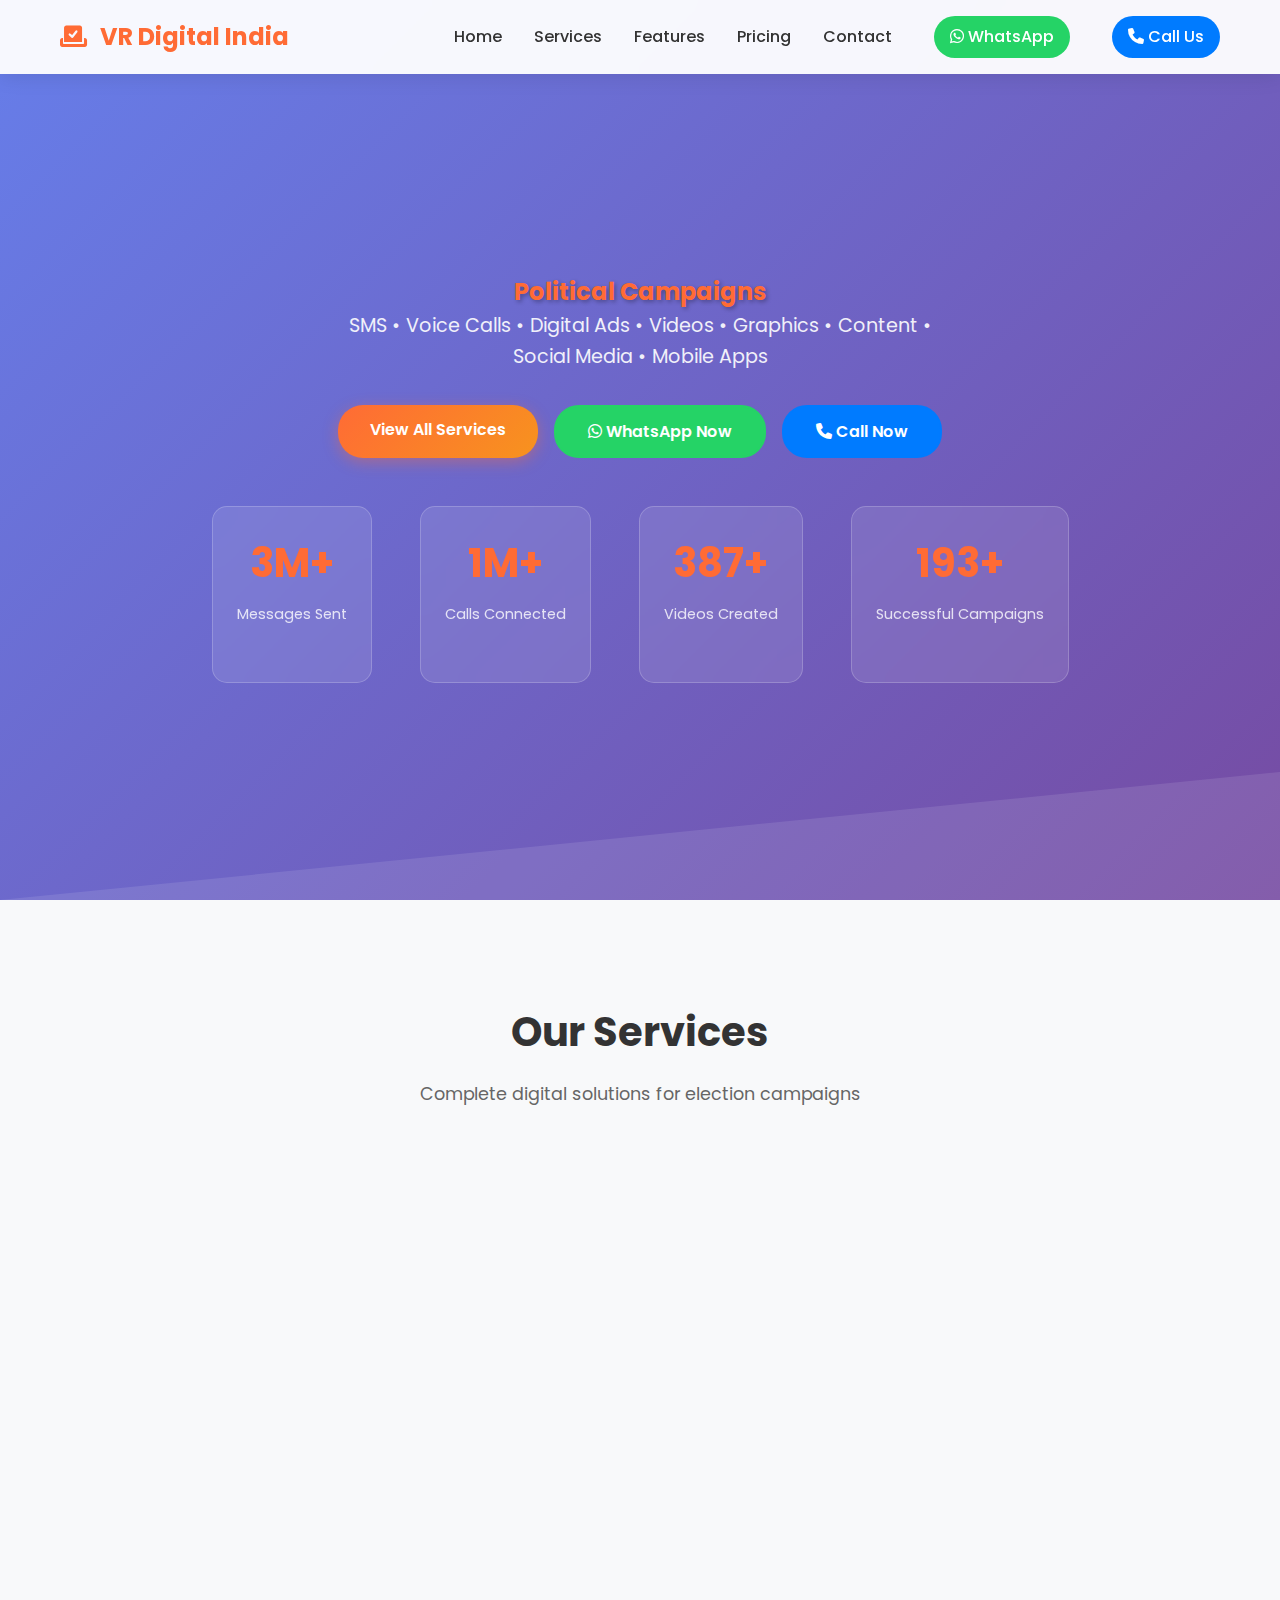
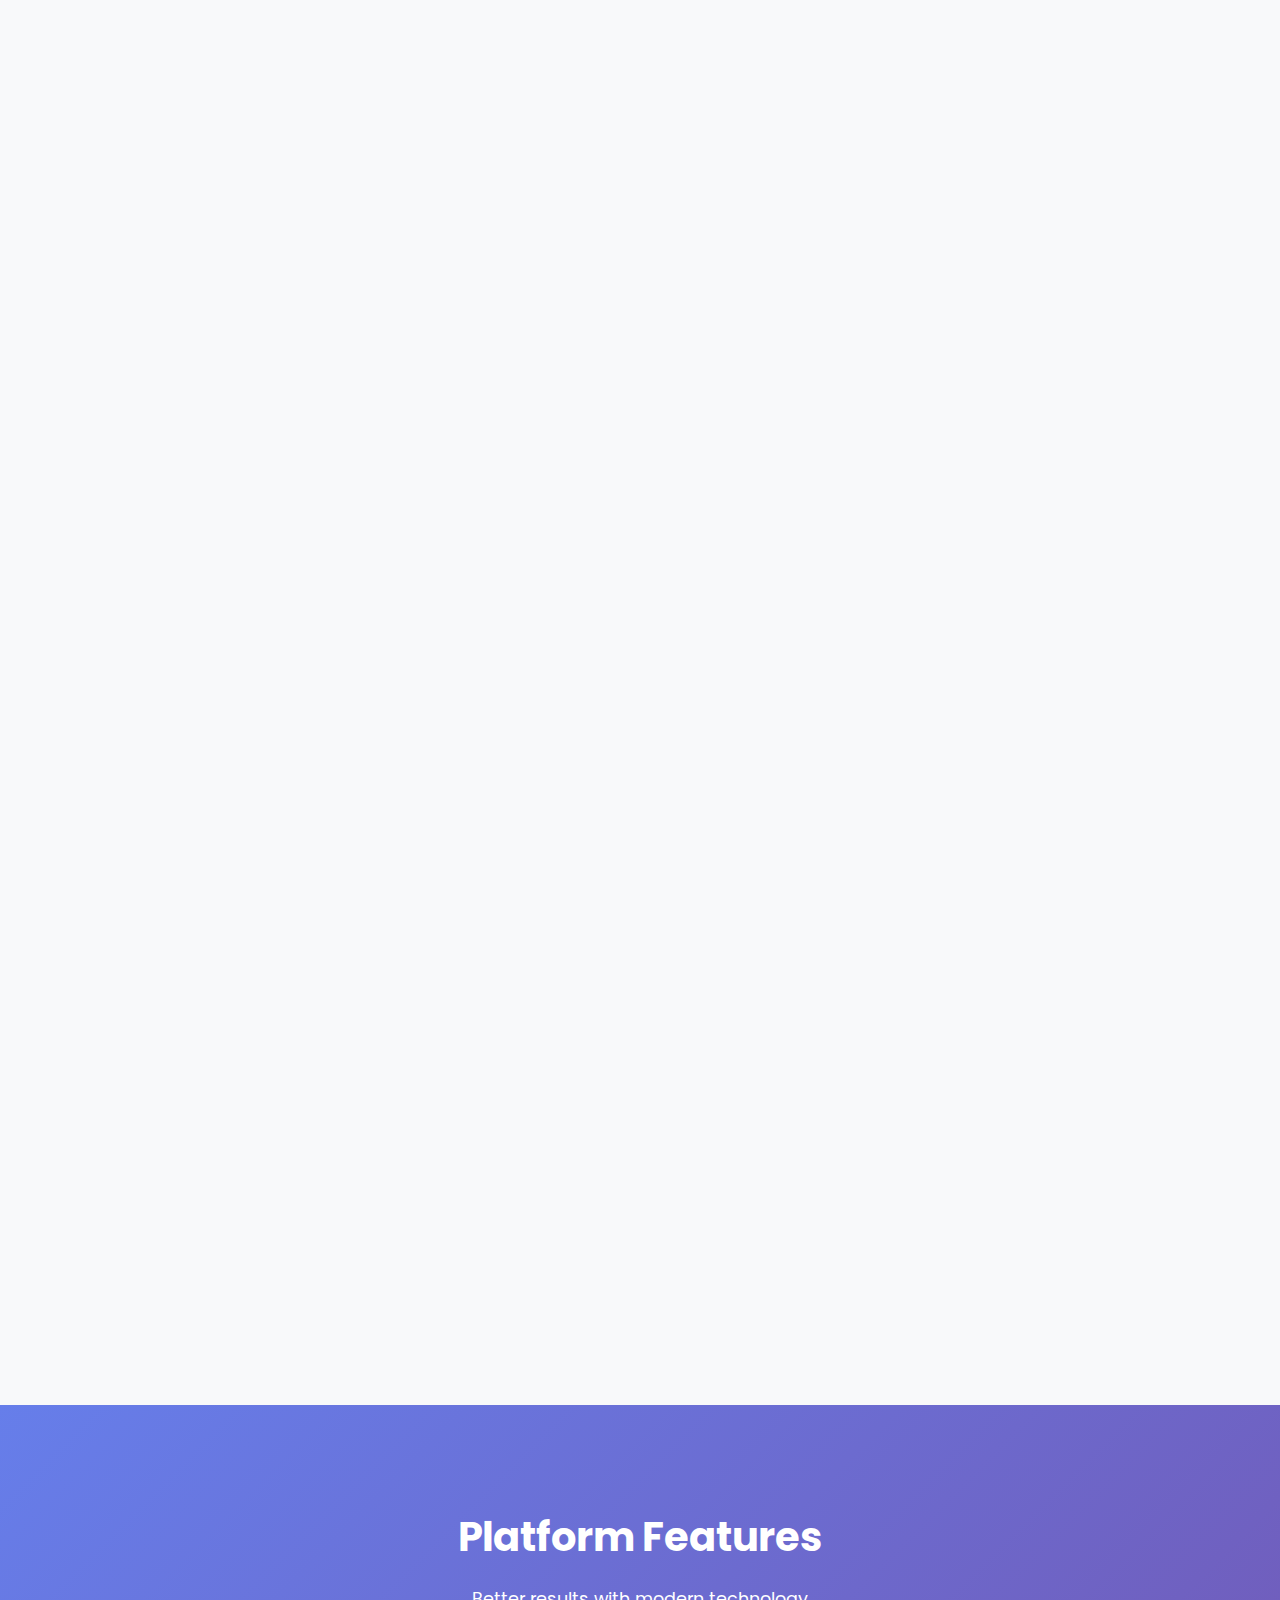
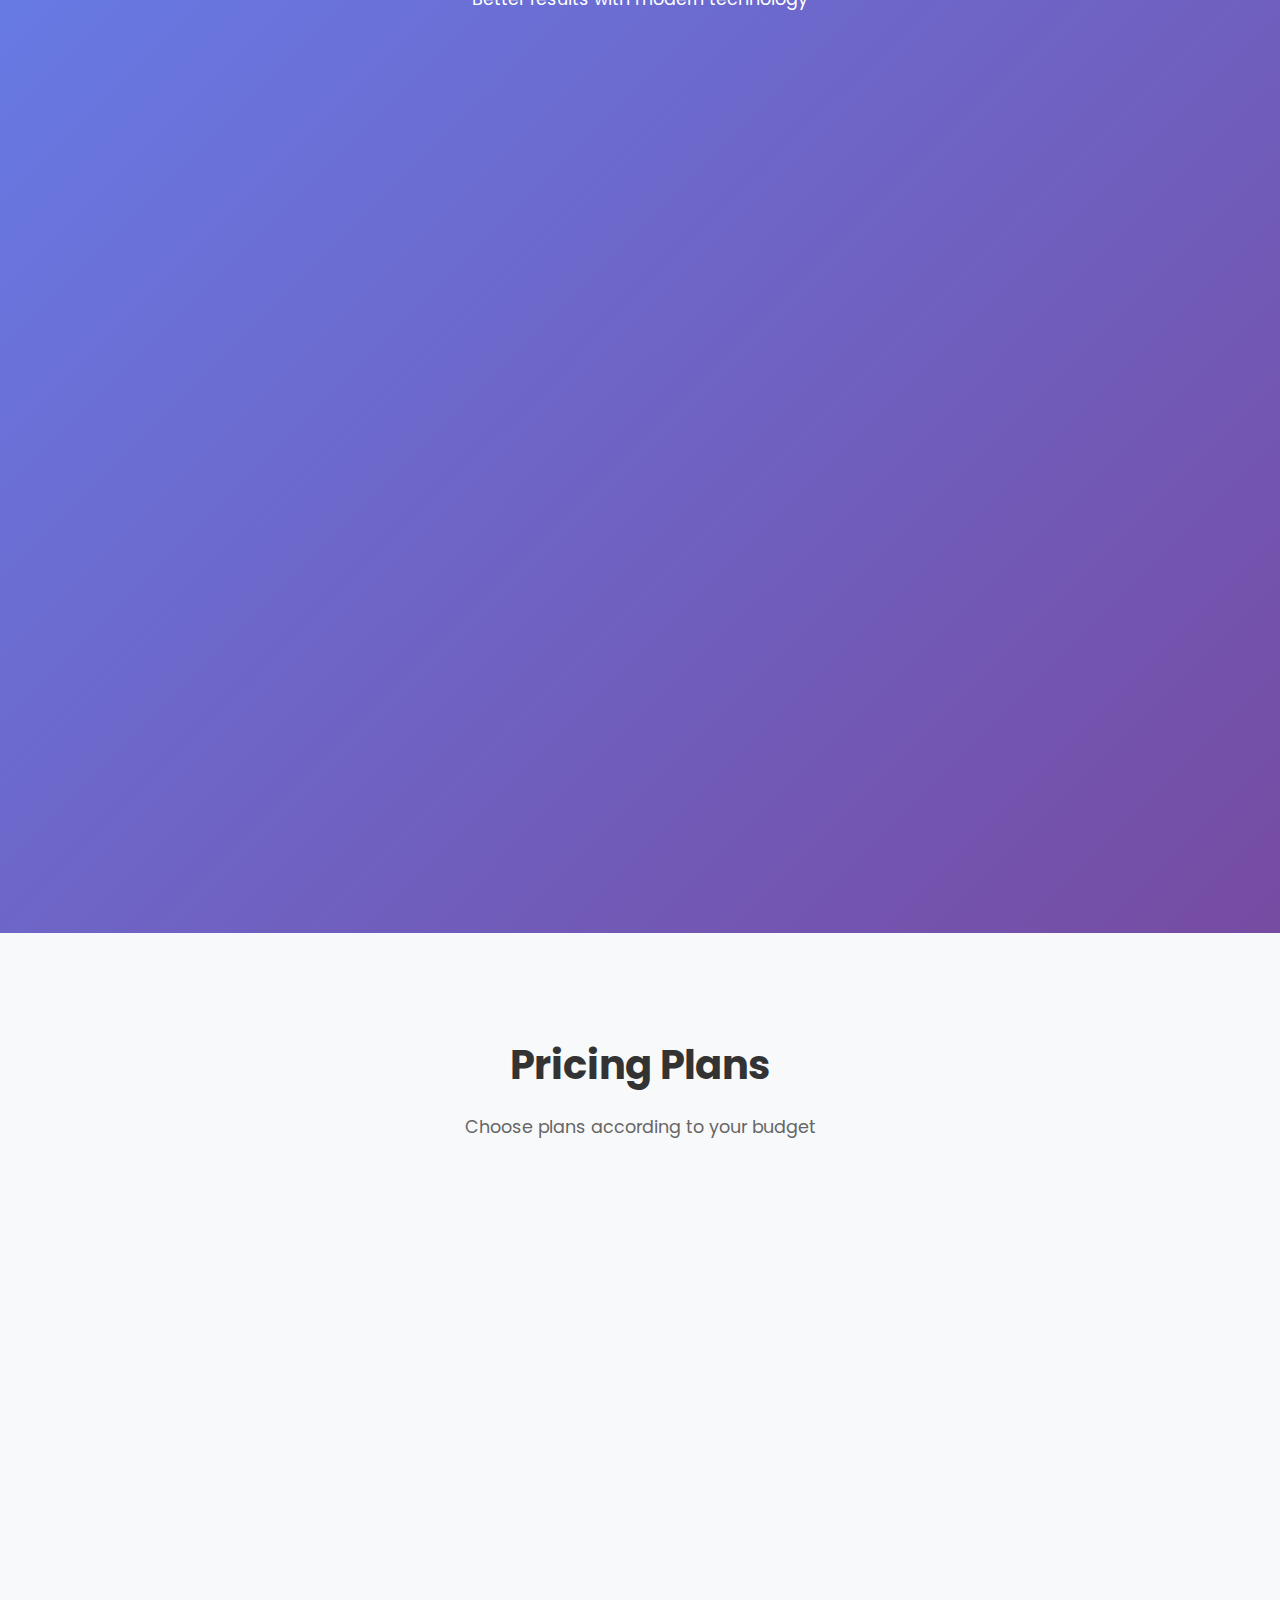
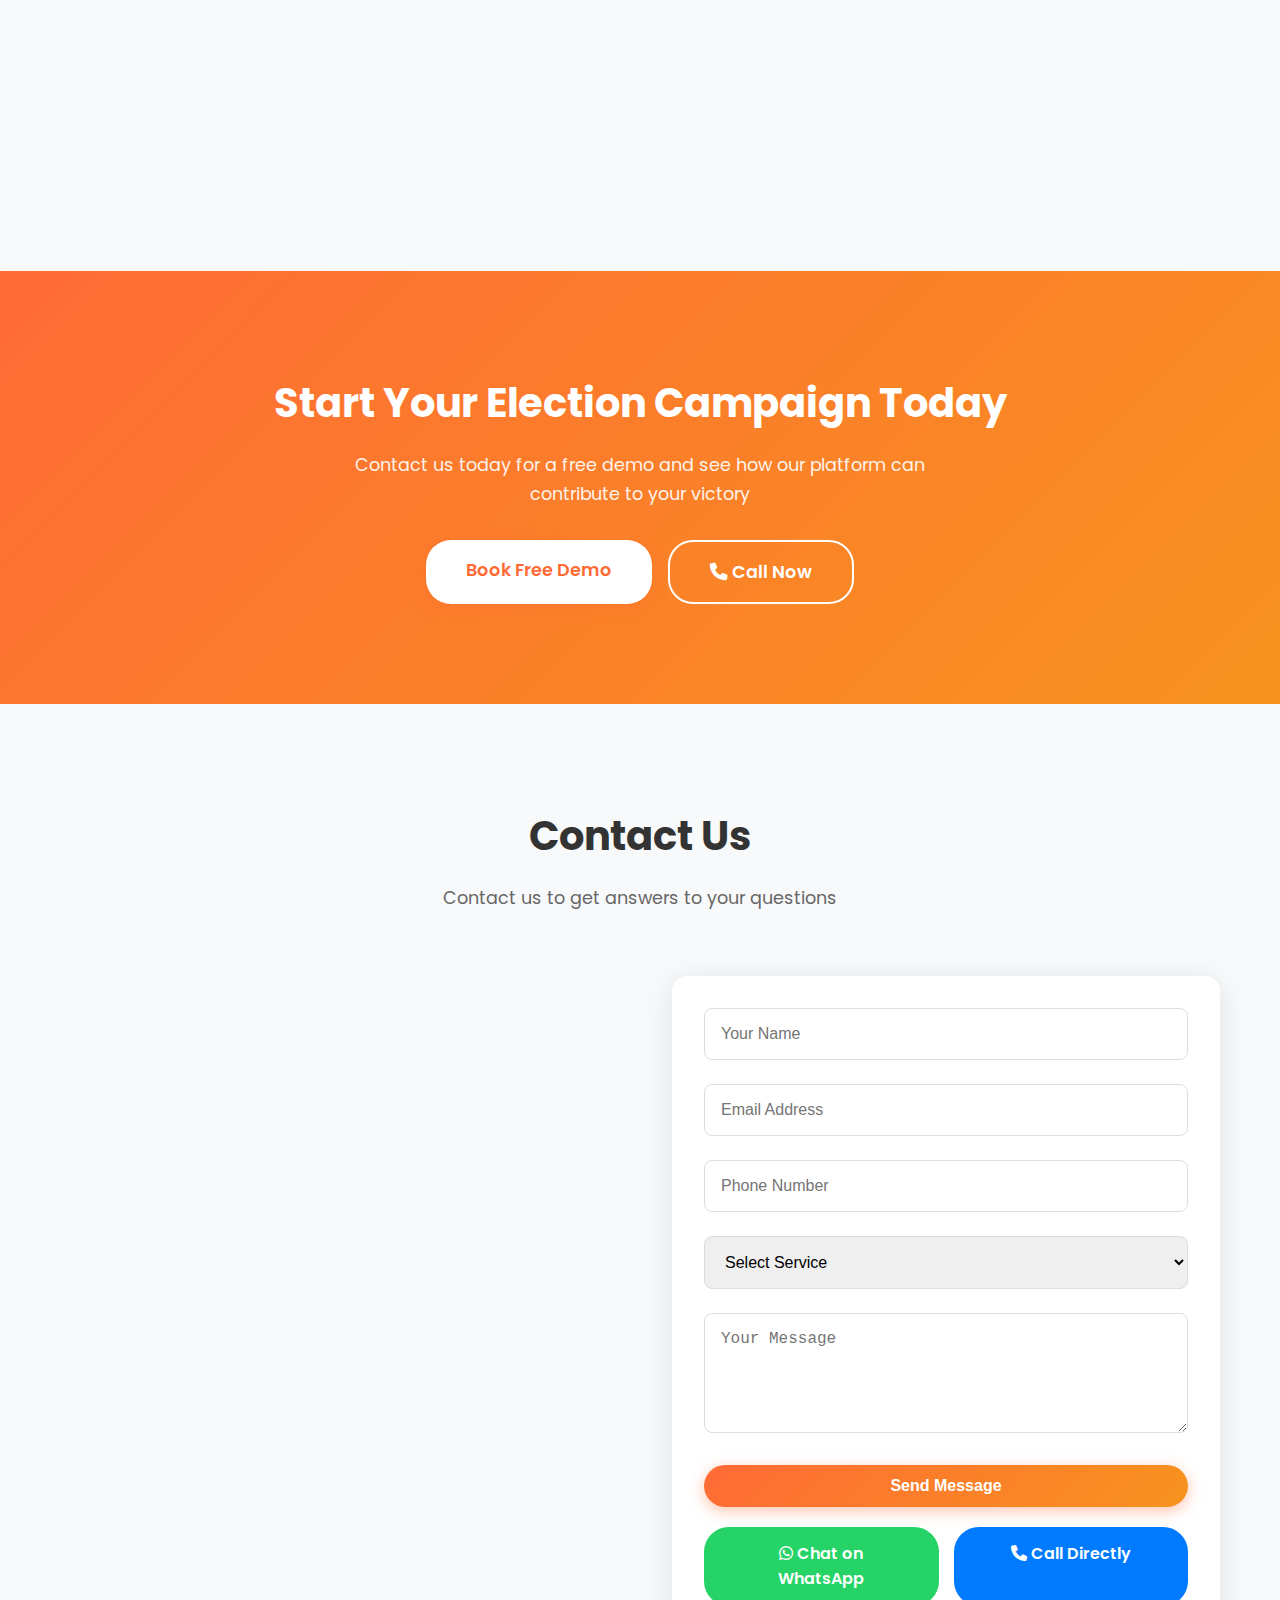
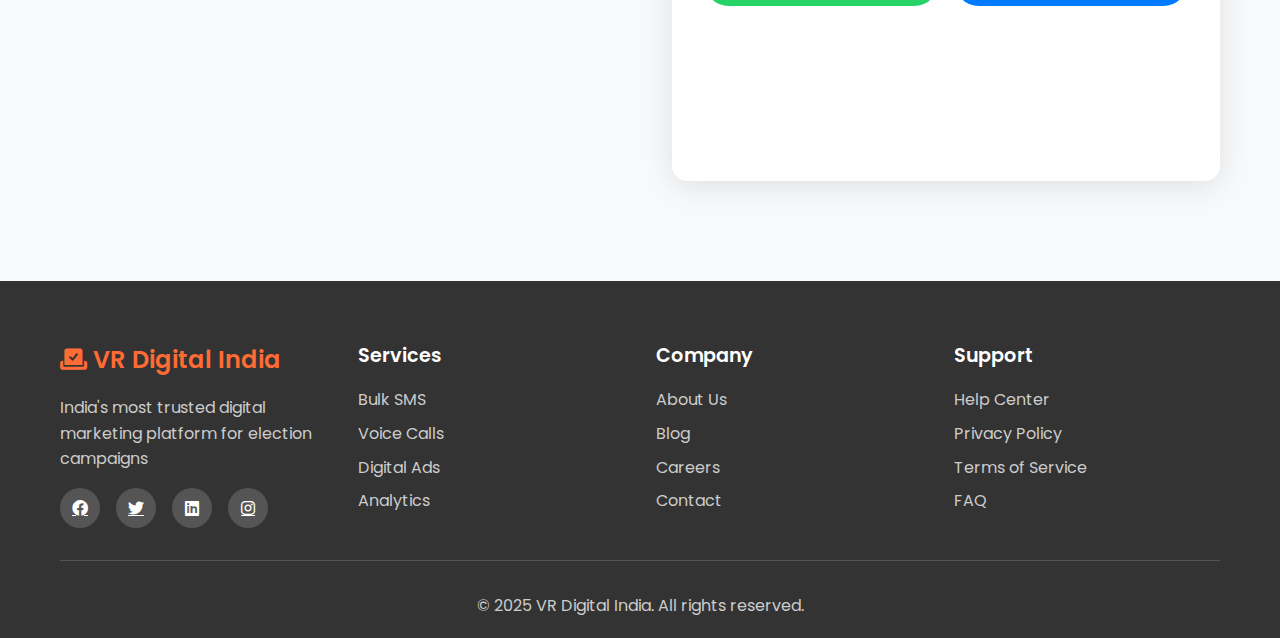
<file: index.html>
<!DOCTYPE html>
<html lang="en">
<head>
    <meta charset="UTF-8">
    <meta name="viewport" content="width=device-width, initial-scale=1.0">
    <meta name="description" content="VR Digital India - Complete digital marketing platform for election campaigns. Bulk SMS, Voice calls, Digital ads and Analytics.">
    <meta name="keywords" content="election marketing, bulk sms, voice calls, digital advertising, campaign management, voter outreach">
    <meta name="author" content="VR Digital India">
    
    <!-- PWA Meta Tags -->
    <meta name="theme-color" content="#ff6b35">
    <meta name="apple-mobile-web-app-capable" content="yes">
    <meta name="apple-mobile-web-app-status-bar-style" content="default">
    <meta name="apple-mobile-web-app-title" content="VR Digital India">
    
    <!-- Manifest -->
    <link rel="manifest" href="manifest.json">
    
    <!-- Favicon -->
    <link rel="icon" type="image/x-icon" href="data:image/svg+xml,<svg xmlns='http://www.w3.org/2000/svg' viewBox='0 0 100 100'><text y='.9em' font-size='90'>🗳️</text></svg>">
    
    <title>VR Digital India - Election Digital Marketing</title>
    <link rel="stylesheet" href="css/style.css">
    <link href="https://cdnjs.cloudflare.com/ajax/libs/font-awesome/6.0.0/css/all.min.css" rel="stylesheet">
    <link href="https://fonts.googleapis.com/css2?family=Poppins:wght@300;400;500;600;700&display=swap" rel="stylesheet">
</head>
<body>
    <!-- Header -->
    <header class="header">
        <nav class="navbar">
            <div class="container">
                <div class="nav-brand">
                    <h2><i class="fas fa-vote-yea"></i> VR Digital India</h2>
                </div>
                <div class="nav-menu">
                    <a href="#home" class="nav-link">Home</a>
                    <a href="#services" class="nav-link">Services</a>
                    <a href="#features" class="nav-link">Features</a>
                    <a href="#pricing" class="nav-link">Pricing</a>
                    <a href="#contact" class="nav-link">Contact</a>
                    <a href="https://wa.me/919876543210" class="nav-link btn-whatsapp" target="_blank"><i class="fab fa-whatsapp"></i> WhatsApp</a>
                    <a href="tel:+919876543210" class="nav-link btn-phone"><i class="fas fa-phone"></i> Call Us</a>
                </div>
                <div class="hamburger">
                    <span></span>
                    <span></span>
                    <span></span>
                </div>
            </div>
        </nav>
    </header>

    <!-- Hero Section -->
    <section id="home" class="hero">
        <div class="container">
            <div class="hero-content">
                <h1>Complete Digital Solutions for</h1> 
                <h2 class="highlight">Political Campaigns</h2>
                <p>SMS • Voice Calls • Digital Ads • Videos • Graphics • Content • Social Media • Mobile Apps</p>
                <div class="hero-buttons">
                    <a href="#services" class="btn btn-primary">View All Services</a>
                    <a href="https://wa.me/919876543210?text=Hi, I'm interested in your political campaign services" class="btn btn-whatsapp" target="_blank"><i class="fab fa-whatsapp"></i> WhatsApp Now</a>
                    <a href="tel:+919876543210" class="btn btn-phone"><i class="fas fa-phone"></i> Call Now</a>
                </div>
            </div>
            <div class="hero-stats">
                <div class="stat">
                    <h3>10M+</h3>
                    <p>Messages Sent</p>
                </div>
                <div class="stat">
                    <h3>5M+</h3>
                    <p>Calls Connected</p>
                </div>
                <div class="stat">
                    <h3>1000+</h3>
                    <p>Videos Created</p>
                </div>
                <div class="stat">
                    <h3>500+</h3>
                    <p>Successful Campaigns</p>
                </div>
            </div>
        </div>
    </section>

    <!-- Services Section -->
    <section id="services" class="services">
        <div class="container">
            <div class="section-header">
                <h2>Our Services</h2>
                <p>Complete digital solutions for election campaigns</p>
            </div>
            <div class="services-grid">
                <div class="service-card">
                    <div class="service-icon">
                        <i class="fas fa-sms"></i>
                    </div>
                    <h3>Bulk SMS Campaigns</h3>
                    <p>Send personalized messages to millions of voters simultaneously</p>
                    <ul>
                        <li>✓ 99% Delivery Rate</li>
                        <li>✓ Real Time Reports</li>
                        <li>✓ Custom Templates</li>
                        <li>✓ Scheduled Messaging</li>
                    </ul>
                    <div class="service-buttons">
                        <a href="https://wa.me/919876543210?text=I'm interested in Bulk SMS Campaign services" class="btn-service btn-whatsapp" target="_blank">
                            <i class="fab fa-whatsapp"></i> WhatsApp
                        </a>
                        <a href="tel:+919876543210" class="btn-service btn-phone">
                            <i class="fas fa-phone"></i> Call
                        </a>
                    </div>
                </div>

                <div class="service-card">
                    <div class="service-icon">
                        <i class="fas fa-phone-alt"></i>
                    </div>
                    <h3>Voice Call Campaigns</h3>
                    <p>Connect with voters through automated and live calls</p>
                    <ul>
                        <li>✓ IVR System</li>
                        <li>✓ Live Call Tracking</li>
                        <li>✓ Call Recording</li>
                        <li>✓ Feedback Collection</li>
                    </ul>
                    <div class="service-buttons">
                        <a href="https://wa.me/919876543210?text=I'm interested in Voice Call Campaign services" class="btn-service btn-whatsapp" target="_blank">
                            <i class="fab fa-whatsapp"></i> WhatsApp
                        </a>
                        <a href="tel:+919876543210" class="btn-service btn-phone">
                            <i class="fas fa-phone"></i> Call
                        </a>
                    </div>
                </div>

                <div class="service-card">
                    <div class="service-icon">
                        <i class="fas fa-bullhorn"></i>
                    </div>
                    <h3>Digital Advertising</h3>
                    <p>Targeted ads on social media and Google</p>
                    <ul>
                        <li>✓ Facebook & Instagram Ads</li>
                        <li>✓ Google Ads</li>
                        <li>✓ YouTube Campaigns</li>
                        <li>✓ Audience Targeting</li>
                    </ul>
                    <div class="service-buttons">
                        <a href="https://wa.me/919876543210?text=I'm interested in Digital Advertising services" class="btn-service btn-whatsapp" target="_blank">
                            <i class="fab fa-whatsapp"></i> WhatsApp
                        </a>
                        <a href="tel:+919876543210" class="btn-service btn-phone">
                            <i class="fas fa-phone"></i> Call
                        </a>
                    </div>
                </div>

                <div class="service-card">
                    <div class="service-icon">
                        <i class="fas fa-chart-line"></i>
                    </div>
                    <h3>Analytics & Reports</h3>
                    <p>Detailed reports on campaign performance</p>
                    <ul>
                        <li>✓ Real Time Dashboard</li>
                        <li>✓ Reach & Engagement</li>
                        <li>✓ ROI Tracking</li>
                        <li>✓ Custom Reports</li>
                    </ul>
                    <div class="service-buttons">
                        <a href="https://wa.me/919876543210?text=I'm interested in Analytics & Reports services" class="btn-service btn-whatsapp" target="_blank">
                            <i class="fab fa-whatsapp"></i> WhatsApp
                        </a>
                        <a href="tel:+919876543210" class="btn-service btn-phone">
                            <i class="fas fa-phone"></i> Call
                        </a>
                    </div>
                </div>

                <div class="service-card">
                    <div class="service-icon">
                        <i class="fas fa-video"></i>
                    </div>
                    <h3>Political Video Production</h3>
                    <p>Professional video content for political campaigns</p>
                    <ul>
                        <li>✓ Campaign Videos</li>
                        <li>✓ Political Ads</li>
                        <li>✓ Speech Coverage</li>
                        <li>✓ Rally Documentation</li>
                    </ul>
                    <div class="service-buttons">
                        <a href="https://wa.me/919876543210?text=I'm interested in Political Video Production services" class="btn-service btn-whatsapp" target="_blank">
                            <i class="fab fa-whatsapp"></i> WhatsApp
                        </a>
                        <a href="tel:+919876543210" class="btn-service btn-phone">
                            <i class="fas fa-phone"></i> Call
                        </a>
                    </div>
                </div>

                <div class="service-card">
                    <div class="service-icon">
                        <i class="fas fa-palette"></i>
                    </div>
                    <h3>Graphics & Design</h3>
                    <p>Eye-catching political graphics and design materials</p>
                    <ul>
                        <li>✓ Campaign Posters</li>
                        <li>✓ Social Media Graphics</li>
                        <li>✓ Banner Design</li>
                        <li>✓ Logo & Branding</li>
                    </ul>
                    <div class="service-buttons">
                        <a href="https://wa.me/919876543210?text=I'm interested in Graphics & Design services" class="btn-service btn-whatsapp" target="_blank">
                            <i class="fab fa-whatsapp"></i> WhatsApp
                        </a>
                        <a href="tel:+919876543210" class="btn-service btn-phone">
                            <i class="fas fa-phone"></i> Call
                        </a>
                    </div>
                </div>

                <div class="service-card">
                    <div class="service-icon">
                        <i class="fas fa-edit"></i>
                    </div>
                    <h3>Content Writing</h3>
                    <p>Powerful political content and speech writing</p>
                    <ul>
                        <li>✓ Speech Writing</li>
                        <li>✓ Press Releases</li>
                        <li>✓ Social Media Content</li>
                        <li>✓ Manifesto Writing</li>
                    </ul>
                    <div class="service-buttons">
                        <a href="https://wa.me/919876543210?text=I'm interested in Content Writing services" class="btn-service btn-whatsapp" target="_blank">
                            <i class="fab fa-whatsapp"></i> WhatsApp
                        </a>
                        <a href="tel:+919876543210" class="btn-service btn-phone">
                            <i class="fas fa-phone"></i> Call
                        </a>
                    </div>
                </div>

                <div class="service-card">
                    <div class="service-icon">
                        <i class="fas fa-share-alt"></i>
                    </div>
                    <h3>Social Media Management</h3>
                    <p>Complete social media strategy and management</p>
                    <ul>
                        <li>✓ Facebook Page Management</li>
                        <li>✓ Instagram Strategy</li>
                        <li>✓ Twitter Campaigns</li>
                        <li>✓ YouTube Channel</li>
                    </ul>
                    <div class="service-buttons">
                        <a href="https://wa.me/919876543210?text=I'm interested in Social Media Management services" class="btn-service btn-whatsapp" target="_blank">
                            <i class="fab fa-whatsapp"></i> WhatsApp
                        </a>
                        <a href="tel:+919876543210" class="btn-service btn-phone">
                            <i class="fas fa-phone"></i> Call
                        </a>
                    </div>
                </div>

                <div class="service-card">
                    <div class="service-icon">
                        <i class="fas fa-mobile-alt"></i>
                    </div>
                    <h3>Mobile App Development</h3>
                    <p>Custom mobile apps for political campaigns</p>
                    <ul>
                        <li>✓ Voter Connect App</li>
                        <li>✓ Campaign Updates</li>
                        <li>✓ Event Management</li>
                        <li>✓ Volunteer Coordination</li>
                    </ul>
                    <div class="service-buttons">
                        <a href="https://wa.me/919876543210?text=I'm interested in Mobile App Development services" class="btn-service btn-whatsapp" target="_blank">
                            <i class="fab fa-whatsapp"></i> WhatsApp
                        </a>
                        <a href="tel:+919876543210" class="btn-service btn-phone">
                            <i class="fas fa-phone"></i> Call
                        </a>
                    </div>
                </div>
            </div>
        </div>
    </section>

    <!-- Features Section -->
    <section id="features" class="features">
        <div class="container">
            <div class="section-header">
                <h2>Platform Features</h2>
                <p>Better results with modern technology</p>
            </div>
            <div class="features-grid">
                <div class="feature-item">
                    <i class="fas fa-users"></i>
                    <h3>Voter Database</h3>
                    <p>Run targeted campaigns with comprehensive voter database</p>
                </div>
                <div class="feature-item">
                    <i class="fas fa-map-marked-alt"></i>
                    <h3>Geo-Targeting</h3>
                    <p>Customize your message according to region</p>
                </div>
                <div class="feature-item">
                    <i class="fas fa-language"></i>
                    <h3>Multi-Language Support</h3>
                    <p>Run campaigns in Hindi, English and local languages</p>
                </div>
                <div class="feature-item">
                    <i class="fas fa-video"></i>
                    <h3>Video Production</h3>
                    <p>Professional political video content and advertisements</p>
                </div>
                <div class="feature-item">
                    <i class="fas fa-palette"></i>
                    <h3>Creative Design</h3>
                    <p>Eye-catching graphics and campaign materials</p>
                </div>
                <div class="feature-item">
                    <i class="fas fa-edit"></i>
                    <h3>Content Creation</h3>
                    <p>Professional speech and campaign content writing</p>
                </div>
                <div class="feature-item">
                    <i class="fas fa-shield-alt"></i>
                    <h3>Secure Platform</h3>
                    <p>Your data is 100% secure and confidential</p>
                </div>
                <div class="feature-item">
                    <i class="fas fa-clock"></i>
                    <h3>24/7 Support</h3>
                    <p>Our team is always ready to help you</p>
                </div>
                <div class="feature-item">
                    <i class="fas fa-mobile-alt"></i>
                    <h3>Mobile App</h3>
                    <p>Manage campaigns from anywhere with mobile app</p>
                </div>
            </div>
        </div>
    </section>

    <!-- Pricing Section -->
    <section id="pricing" class="pricing">
        <div class="container">
            <div class="section-header">
                <h2>Pricing Plans</h2>
                <p>Choose plans according to your budget</p>
            </div>
            <div class="pricing-grid">
                <div class="pricing-card">
                    <h3>Basic</h3>
                    <div class="price">₹5,000<span>/month</span></div>
                    <ul>
                        <li>✓ 50,000 SMS</li>
                        <li>✓ 10,000 Calls</li>
                        <li>✓ Basic Reports</li>
                        <li>✓ Email Support</li>
                    </ul>
                    <a href="#" class="btn btn-outline">Choose</a>
                </div>
                <div class="pricing-card featured">
                    <div class="badge">Most Popular</div>
                    <h3>Pro</h3>
                    <div class="price">₹15,000<span>/month</span></div>
                    <ul>
                        <li>✓ 2,00,000 SMS</li>
                        <li>✓ 50,000 Calls</li>
                        <li>✓ Advanced Analytics</li>
                        <li>✓ Digital Ads</li>
                        <li>✓ Phone Support</li>
                    </ul>
                    <a href="#" class="btn btn-primary">Choose</a>
                </div>
                <div class="pricing-card">
                    <h3>Enterprise</h3>
                    <div class="price">₹50,000<span>/month</span></div>
                    <ul>
                        <li>✓ Unlimited SMS</li>
                        <li>✓ Unlimited Calls</li>
                        <li>✓ Custom Features</li>
                        <li>✓ Dedicated Manager</li>
                        <li>✓ 24/7 Support</li>
                    </ul>
                    <a href="#" class="btn btn-outline">Contact Us</a>
                </div>
            </div>
        </div>
    </section>

    <!-- CTA Section -->
    <section class="cta">
        <div class="container">
            <div class="cta-content">
                <h2>Start Your Election Campaign Today</h2>
                <p>Contact us today for a free demo and see how our platform can contribute to your victory</p>
                <div class="cta-buttons">
                    <a href="#contact" class="btn btn-primary btn-lg">Book Free Demo</a>
                    <a href="tel:+91-9876543210" class="btn btn-secondary btn-lg">
                        <i class="fas fa-phone"></i> Call Now
                    </a>
                </div>
            </div>
        </div>
    </section>

    <!-- Contact Section -->
    <section id="contact" class="contact">
        <div class="container">
            <div class="section-header">
                <h2>Contact Us</h2>
                <p>Contact us to get answers to your questions</p>
            </div>
            <div class="contact-grid">
                <div class="contact-info">
                    <div class="contact-item">
                        <i class="fas fa-map-marker-alt"></i>
                        <div>
                            <h4>Office</h4>
                            <p>VR Digital India<br>New Delhi, India</p>
                        </div>
                    </div>
                    <div class="contact-item">
                        <i class="fab fa-whatsapp"></i>
                        <div>
                            <h4>WhatsApp</h4>
                            <p><a href="https://wa.me/919876543210" target="_blank">+91-9876543210</a><br><a href="https://wa.me/919876543211" target="_blank">+91-9876543211</a></p>
                        </div>
                    </div>
                    <div class="contact-item">
                        <i class="fas fa-phone"></i>
                        <div>
                            <h4>Phone</h4>
                            <p><a href="tel:+919876543210">+91-9876543210</a><br><a href="tel:+919876543211">+91-9876543211</a></p>
                        </div>
                    </div>
                    <div class="contact-item">
                        <i class="fas fa-envelope"></i>
                        <div>
                            <h4>Email</h4>
                            <p>info@vrdigitalindia.com<br>support@vrdigitalindia.com</p>
                        </div>
                    </div>
                    <div class="contact-item">
                        <i class="fas fa-clock"></i>
                        <div>
                            <h4>Hours</h4>
                            <p>Monday - Friday: 9:00 - 18:00<br>Saturday: 10:00 - 16:00</p>
                        </div>
                    </div>
                </div>
                <form class="contact-form" id="contactForm">
                    <div class="form-group">
                        <input type="text" id="name" name="name" placeholder="Your Name" required>
                    </div>
                    <div class="form-group">
                        <input type="email" id="email" name="email" placeholder="Email Address" required>
                    </div>
                    <div class="form-group">
                        <input type="tel" id="phone" name="phone" placeholder="Phone Number" required>
                    </div>
                    <div class="form-group">
                        <select id="service" name="service" required>
                            <option value="">Select Service</option>
                            <option value="sms">Bulk SMS</option>
                            <option value="call">Voice Call</option>
                            <option value="ads">Digital Ads</option>
                            <option value="complete">Complete Package</option>
                        </select>
                    </div>
                    <div class="form-group">
                        <textarea id="message" name="message" placeholder="Your Message" rows="4"></textarea>
                    </div>
                    <button type="submit" class="btn btn-primary btn-full">Send Message</button>
                    <div class="contact-buttons">
                        <a href="https://wa.me/919876543210?text=Hi, I need help with election marketing services" class="btn btn-whatsapp" target="_blank">
                            <i class="fab fa-whatsapp"></i> Chat on WhatsApp
                        </a>
                        <a href="tel:+919876543210" class="btn btn-phone">
                            <i class="fas fa-phone"></i> Call Directly
                        </a>
                    </div>
                </form>
            </div>
        </div>
    </section>

    <!-- Footer -->
    <footer class="footer">
        <div class="container">
            <div class="footer-content">
                <div class="footer-section">
                    <h3><i class="fas fa-vote-yea"></i> VR Digital India</h3>
                    <p>India's most trusted digital marketing platform for election campaigns</p>
                    <div class="social-links">
                        <a href="#"><i class="fab fa-facebook"></i></a>
                        <a href="#"><i class="fab fa-twitter"></i></a>
                        <a href="#"><i class="fab fa-linkedin"></i></a>
                        <a href="#"><i class="fab fa-instagram"></i></a>
                    </div>
                </div>
                <div class="footer-section">
                    <h4>Services</h4>
                    <ul>
                        <li><a href="#">Bulk SMS</a></li>
                        <li><a href="#">Voice Calls</a></li>
                        <li><a href="#">Digital Ads</a></li>
                        <li><a href="#">Analytics</a></li>
                    </ul>
                </div>
                <div class="footer-section">
                    <h4>Company</h4>
                    <ul>
                        <li><a href="#">About Us</a></li>
                        <li><a href="#">Blog</a></li>
                        <li><a href="#">Careers</a></li>
                        <li><a href="#">Contact</a></li>
                    </ul>
                </div>
                <div class="footer-section">
                    <h4>Support</h4>
                    <ul>
                        <li><a href="#">Help Center</a></li>
                        <li><a href="#">Privacy Policy</a></li>
                        <li><a href="#">Terms of Service</a></li>
                        <li><a href="#">FAQ</a></li>
                    </ul>
                </div>
            </div>
            <div class="footer-bottom">
                <p>&copy; 2025 VR Digital India. All rights reserved.</p>
            </div>
        </div>
    </footer>

    <script src="js/script.js"></script>
</body>
</html>
</file>
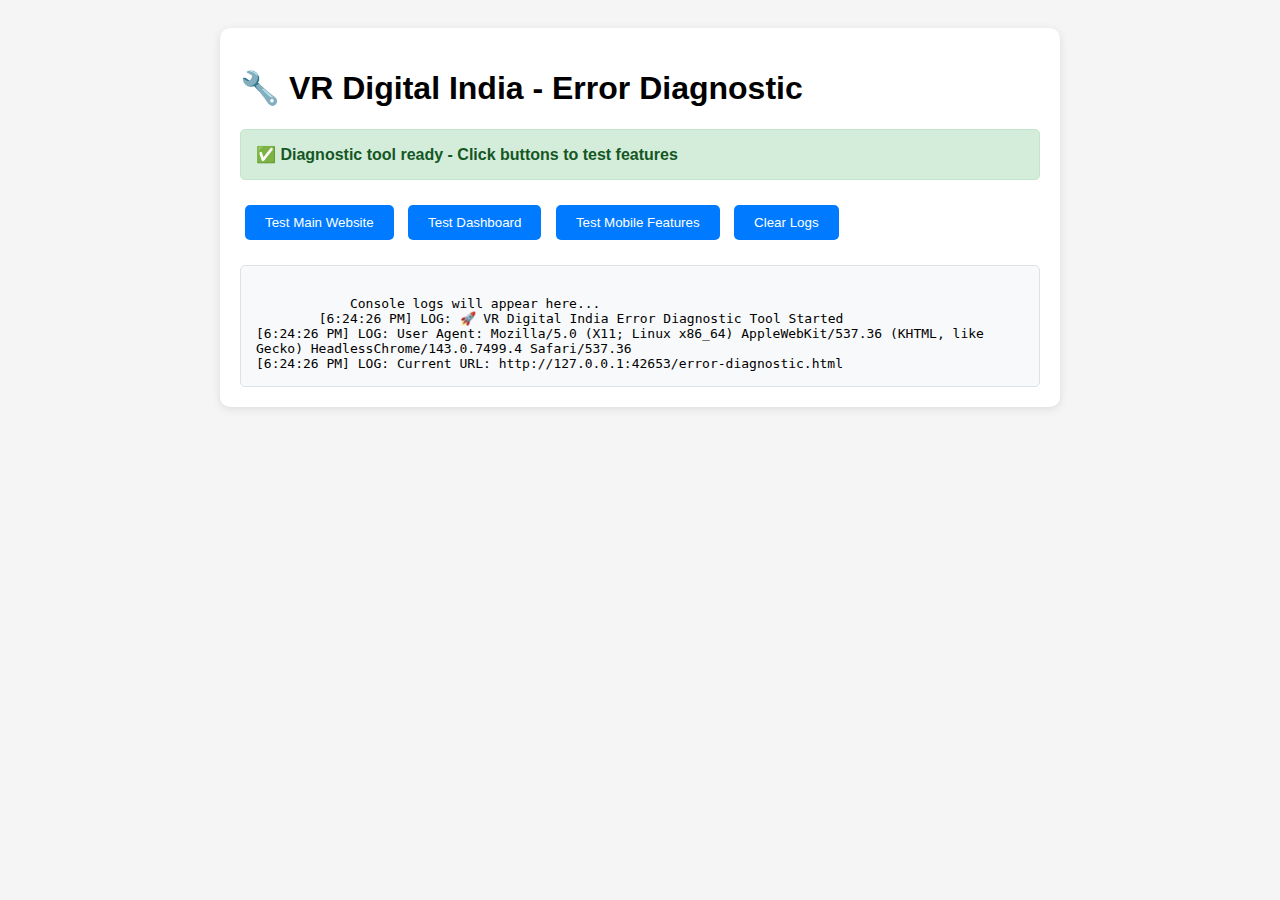
<file: error-diagnostic.html>
<!DOCTYPE html>
<html lang="hi">
<head>
    <meta charset="UTF-8">
    <meta name="viewport" content="width=device-width, initial-scale=1.0">
    <title>Error Check - VR Digital India</title>
    <style>
        body {
            font-family: Arial, sans-serif;
            padding: 20px;
            background: #f5f5f5;
        }
        .error-container {
            max-width: 800px;
            margin: 0 auto;
            background: white;
            padding: 20px;
            border-radius: 10px;
            box-shadow: 0 2px 10px rgba(0,0,0,0.1);
        }
        .status {
            padding: 15px;
            margin: 10px 0;
            border-radius: 5px;
            font-weight: bold;
        }
        .success { background: #d4edda; color: #155724; border: 1px solid #c3e6cb; }
        .error { background: #f8d7da; color: #721c24; border: 1px solid #f5c6cb; }
        .warning { background: #fff3cd; color: #856404; border: 1px solid #ffeaa7; }
        .info { background: #d1ecf1; color: #0c5460; border: 1px solid #bee5eb; }
        
        button {
            background: #007bff;
            color: white;
            border: none;
            padding: 10px 20px;
            border-radius: 5px;
            cursor: pointer;
            margin: 5px;
        }
        button:hover { background: #0056b3; }
        
        .log {
            background: #f8f9fa;
            padding: 15px;
            border-radius: 5px;
            font-family: monospace;
            white-space: pre-wrap;
            max-height: 300px;
            overflow-y: auto;
            border: 1px solid #dee2e6;
        }
    </style>
</head>
<body>
    <div class="error-container">
        <h1>🔧 VR Digital India - Error Diagnostic</h1>
        
        <div id="status" class="status info">
            Checking system status...
        </div>
        
        <div style="margin: 20px 0;">
            <button onclick="testMainWebsite()">Test Main Website</button>
            <button onclick="testDashboard()">Test Dashboard</button>
            <button onclick="testMobileFeatures()">Test Mobile Features</button>
            <button onclick="clearLogs()">Clear Logs</button>
        </div>
        
        <div id="console-log" class="log">
            Console logs will appear here...
        </div>
        
        <div id="results"></div>
    </div>

    <script>
        let logElement = document.getElementById('console-log');
        let statusElement = document.getElementById('status');
        let resultsElement = document.getElementById('results');
        
        // Capture console logs
        const originalLog = console.log;
        const originalError = console.error;
        const originalWarn = console.warn;
        
        function addLog(type, ...args) {
            const timestamp = new Date().toLocaleTimeString();
            const message = args.map(arg => 
                typeof arg === 'object' ? JSON.stringify(arg, null, 2) : String(arg)
            ).join(' ');
            
            logElement.textContent += `[${timestamp}] ${type.toUpperCase()}: ${message}\n`;
            logElement.scrollTop = logElement.scrollHeight;
        }
        
        console.log = function(...args) {
            originalLog.apply(console, args);
            addLog('log', ...args);
        };
        
        console.error = function(...args) {
            originalError.apply(console, args);
            addLog('error', ...args);
        };
        
        console.warn = function(...args) {
            originalWarn.apply(console, args);
            addLog('warn', ...args);
        };
        
        function clearLogs() {
            logElement.textContent = '';
        }
        
        function testMainWebsite() {
            console.log('Testing main website...');
            resultsElement.innerHTML = '';
            
            // Test CSS loading
            const styleSheets = document.styleSheets;
            console.log(`Loaded ${styleSheets.length} stylesheets`);
            
            // Test if external scripts are loaded
            const scripts = document.querySelectorAll('script[src]');
            console.log(`Found ${scripts.length} external scripts`);
            
            // Create iframe to test main site
            const iframe = document.createElement('iframe');
            iframe.src = 'index.html';
            iframe.style.width = '100%';
            iframe.style.height = '400px';
            iframe.style.border = '1px solid #ddd';
            iframe.style.borderRadius = '5px';
            
            iframe.onload = function() {
                console.log('✅ Main website loaded successfully');
                statusElement.className = 'status success';
                statusElement.textContent = '✅ Main website is working properly!';
                
                // Test responsive features
                setTimeout(() => {
                    try {
                        const iframeDoc = iframe.contentDocument || iframe.contentWindow.document;
                        const hamburger = iframeDoc.querySelector('.hamburger');
                        const navMenu = iframeDoc.querySelector('.nav-menu');
                        
                        if (hamburger && navMenu) {
                            console.log('✅ Mobile navigation elements found');
                        } else {
                            console.warn('⚠️ Mobile navigation elements not found');
                        }
                    } catch (e) {
                        console.error('Error testing iframe content:', e);
                    }
                }, 1000);
            };
            
            iframe.onerror = function() {
                console.error('❌ Failed to load main website');
                statusElement.className = 'status error';
                statusElement.textContent = '❌ Main website failed to load!';
            };
            
            resultsElement.appendChild(iframe);
        }
        
        function testDashboard() {
            console.log('Testing dashboard...');
            resultsElement.innerHTML = '';
            
            const iframe = document.createElement('iframe');
            iframe.src = 'dashboard.html';
            iframe.style.width = '100%';
            iframe.style.height = '400px';
            iframe.style.border = '1px solid #ddd';
            iframe.style.borderRadius = '5px';
            
            iframe.onload = function() {
                console.log('✅ Dashboard loaded successfully');
                statusElement.className = 'status success';
                statusElement.textContent = '✅ Dashboard is working properly!';
            };
            
            iframe.onerror = function() {
                console.error('❌ Failed to load dashboard');
                statusElement.className = 'status error';
                statusElement.textContent = '❌ Dashboard failed to load!';
            };
            
            resultsElement.appendChild(iframe);
        }
        
        function testMobileFeatures() {
            console.log('Testing mobile features...');
            
            // Test viewport
            const viewport = document.querySelector('meta[name="viewport"]');
            if (viewport) {
                console.log('✅ Viewport meta tag found:', viewport.content);
            } else {
                console.warn('⚠️ Viewport meta tag not found');
            }
            
            // Test device detection
            const isMobile = /Android|webOS|iPhone|iPad|iPod|BlackBerry|IEMobile|Opera Mini/i.test(navigator.userAgent);
            console.log(`Device detection: ${isMobile ? 'Mobile' : 'Desktop'}`);
            
            // Test screen size
            console.log(`Screen size: ${window.innerWidth}x${window.innerHeight}`);
            console.log(`Device pixel ratio: ${window.devicePixelRatio}`);
            
            // Test touch support
            const hasTouch = 'ontouchstart' in window || navigator.maxTouchPoints > 0;
            console.log(`Touch support: ${hasTouch ? 'Yes' : 'No'}`);
            
            statusElement.className = 'status info';
            statusElement.textContent = '📱 Mobile features test completed - check console logs';
        }
        
        // Initial status check
        window.addEventListener('load', function() {
            console.log('🚀 VR Digital India Error Diagnostic Tool Started');
            console.log('User Agent:', navigator.userAgent);
            console.log('Current URL:', window.location.href);
            
            statusElement.className = 'status success';
            statusElement.textContent = '✅ Diagnostic tool ready - Click buttons to test features';
        });
        
        // Catch any global errors
        window.addEventListener('error', function(e) {
            console.error('Global error caught:', e.error);
        });
        
        window.addEventListener('unhandledrejection', function(e) {
            console.error('Unhandled promise rejection:', e.reason);
        });
    </script>
</body>
</html>
</file>
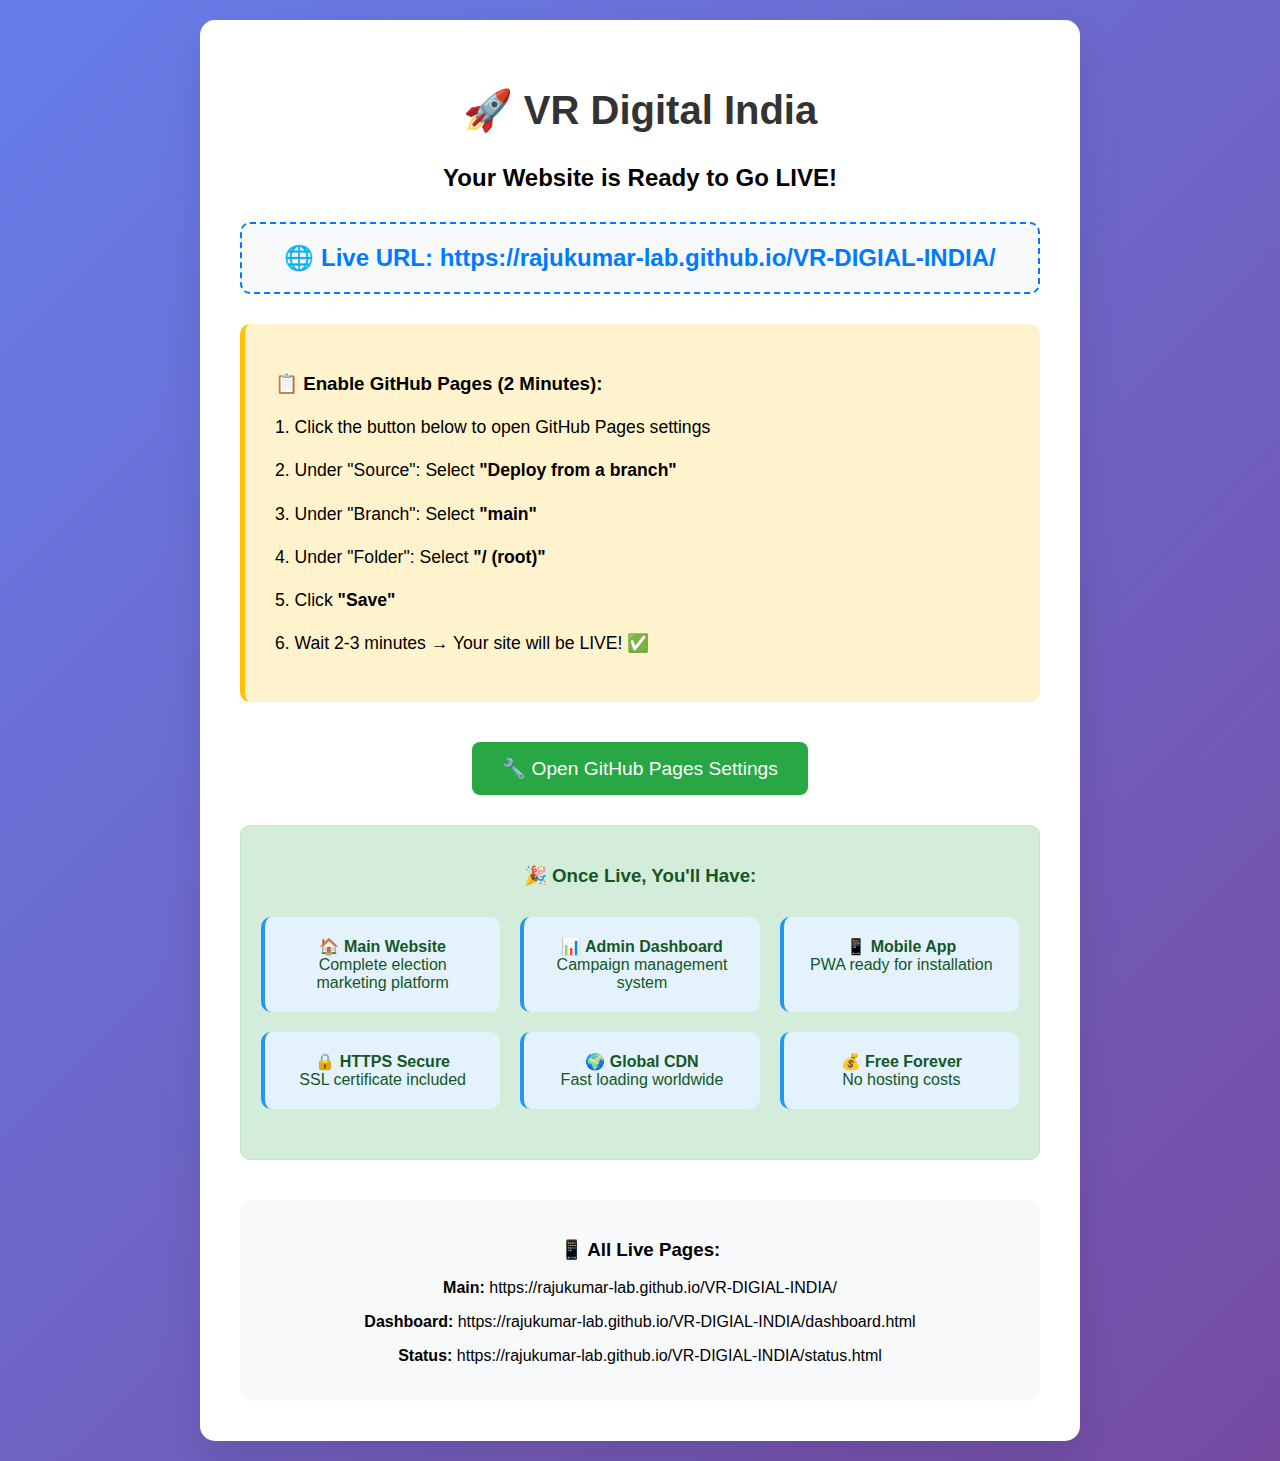
<file: GO_LIVE.html>
<!DOCTYPE html>
<html lang="en">
<head>
    <meta charset="UTF-8">
    <meta name="viewport" content="width=device-width, initial-scale=1.0">
    <title>🚀 VR Digital India - GO LIVE Instructions</title>
    <style>
        body {
            font-family: 'Arial', sans-serif;
            background: linear-gradient(135deg, #667eea 0%, #764ba2 100%);
            margin: 0;
            padding: 20px;
            min-height: 100vh;
            display: flex;
            align-items: center;
            justify-content: center;
        }
        .container {
            background: white;
            border-radius: 15px;
            padding: 40px;
            box-shadow: 0 20px 40px rgba(0,0,0,0.1);
            max-width: 800px;
            width: 100%;
            text-align: center;
        }
        h1 {
            color: #333;
            margin-bottom: 30px;
            font-size: 2.5em;
        }
        .live-url {
            background: #f8f9fa;
            border: 2px dashed #007bff;
            border-radius: 10px;
            padding: 20px;
            margin: 30px 0;
            font-size: 1.5em;
            font-weight: bold;
            color: #007bff;
            word-break: break-all;
        }
        .steps {
            text-align: left;
            background: #fff3cd;
            border-radius: 10px;
            padding: 30px;
            margin: 30px 0;
            border-left: 5px solid #ffc107;
        }
        .step {
            margin: 15px 0;
            font-size: 1.1em;
            line-height: 1.6;
        }
        .btn {
            background: #28a745;
            color: white;
            padding: 15px 30px;
            border: none;
            border-radius: 8px;
            font-size: 1.2em;
            cursor: pointer;
            text-decoration: none;
            display: inline-block;
            margin: 10px;
            transition: all 0.3s;
        }
        .btn:hover {
            background: #218838;
            transform: translateY(-2px);
        }
        .success {
            background: #d4edda;
            color: #155724;
            border: 1px solid #c3e6cb;
            border-radius: 10px;
            padding: 20px;
            margin: 20px 0;
        }
        .features {
            display: grid;
            grid-template-columns: repeat(auto-fit, minmax(200px, 1fr));
            gap: 20px;
            margin: 30px 0;
        }
        .feature {
            background: #e3f2fd;
            padding: 20px;
            border-radius: 10px;
            border-left: 4px solid #2196f3;
        }
    </style>
</head>
<body>
    <div class="container">
        <h1>🚀 VR Digital India</h1>
        <h2>Your Website is Ready to Go LIVE!</h2>
        
        <div class="live-url">
            🌐 Live URL: https://rajukumar-lab.github.io/VR-DIGIAL-INDIA/
        </div>

        <div class="steps">
            <h3>📋 Enable GitHub Pages (2 Minutes):</h3>
            <div class="step">1. Click the button below to open GitHub Pages settings</div>
            <div class="step">2. Under "Source": Select <strong>"Deploy from a branch"</strong></div>
            <div class="step">3. Under "Branch": Select <strong>"main"</strong></div>
            <div class="step">4. Under "Folder": Select <strong>"/ (root)"</strong></div>
            <div class="step">5. Click <strong>"Save"</strong></div>
            <div class="step">6. Wait 2-3 minutes → Your site will be LIVE! ✅</div>
        </div>

        <a href="https://github.com/RAJUKUMAR-LAB/VR-DIGIAL-INDIA/settings/pages" class="btn" target="_blank">
            🔧 Open GitHub Pages Settings
        </a>

        <div class="success">
            <h3>🎉 Once Live, You'll Have:</h3>
            <div class="features">
                <div class="feature">
                    <strong>🏠 Main Website</strong><br>
                    Complete election marketing platform
                </div>
                <div class="feature">
                    <strong>📊 Admin Dashboard</strong><br>
                    Campaign management system
                </div>
                <div class="feature">
                    <strong>📱 Mobile App</strong><br>
                    PWA ready for installation
                </div>
                <div class="feature">
                    <strong>🔒 HTTPS Secure</strong><br>
                    SSL certificate included
                </div>
                <div class="feature">
                    <strong>🌍 Global CDN</strong><br>
                    Fast loading worldwide
                </div>
                <div class="feature">
                    <strong>💰 Free Forever</strong><br>
                    No hosting costs
                </div>
            </div>
        </div>

        <div style="margin-top: 40px; padding: 20px; background: #f8f9fa; border-radius: 10px;">
            <h3>📱 All Live Pages:</h3>
            <p><strong>Main:</strong> https://rajukumar-lab.github.io/VR-DIGIAL-INDIA/</p>
            <p><strong>Dashboard:</strong> https://rajukumar-lab.github.io/VR-DIGIAL-INDIA/dashboard.html</p>
            <p><strong>Status:</strong> https://rajukumar-lab.github.io/VR-DIGIAL-INDIA/status.html</p>
        </div>
    </div>

    <script>
        // Auto-refresh every 30 seconds to check if Pages is enabled
        setTimeout(() => {
            fetch('https://rajukumar-lab.github.io/VR-DIGIAL-INDIA/')
                .then(() => {
                    document.body.innerHTML = `
                        <div class="container" style="background: #d4edda; color: #155724;">
                            <h1>🎉 SUCCESS!</h1>
                            <h2>Your Website is Now LIVE!</h2>
                            <div class="live-url">
                                <a href="https://rajukumar-lab.github.io/VR-DIGIAL-INDIA/" target="_blank">
                                    🌐 Visit Your Live Website
                                </a>
                            </div>
                            <p>Your VR Digital India platform is now online 24/7!</p>
                        </div>
                    `;
                })
                .catch(() => {
                    console.log('Still waiting for GitHub Pages to be enabled...');
                });
        }, 30000);
    </script>
</body>
</html>
</file>
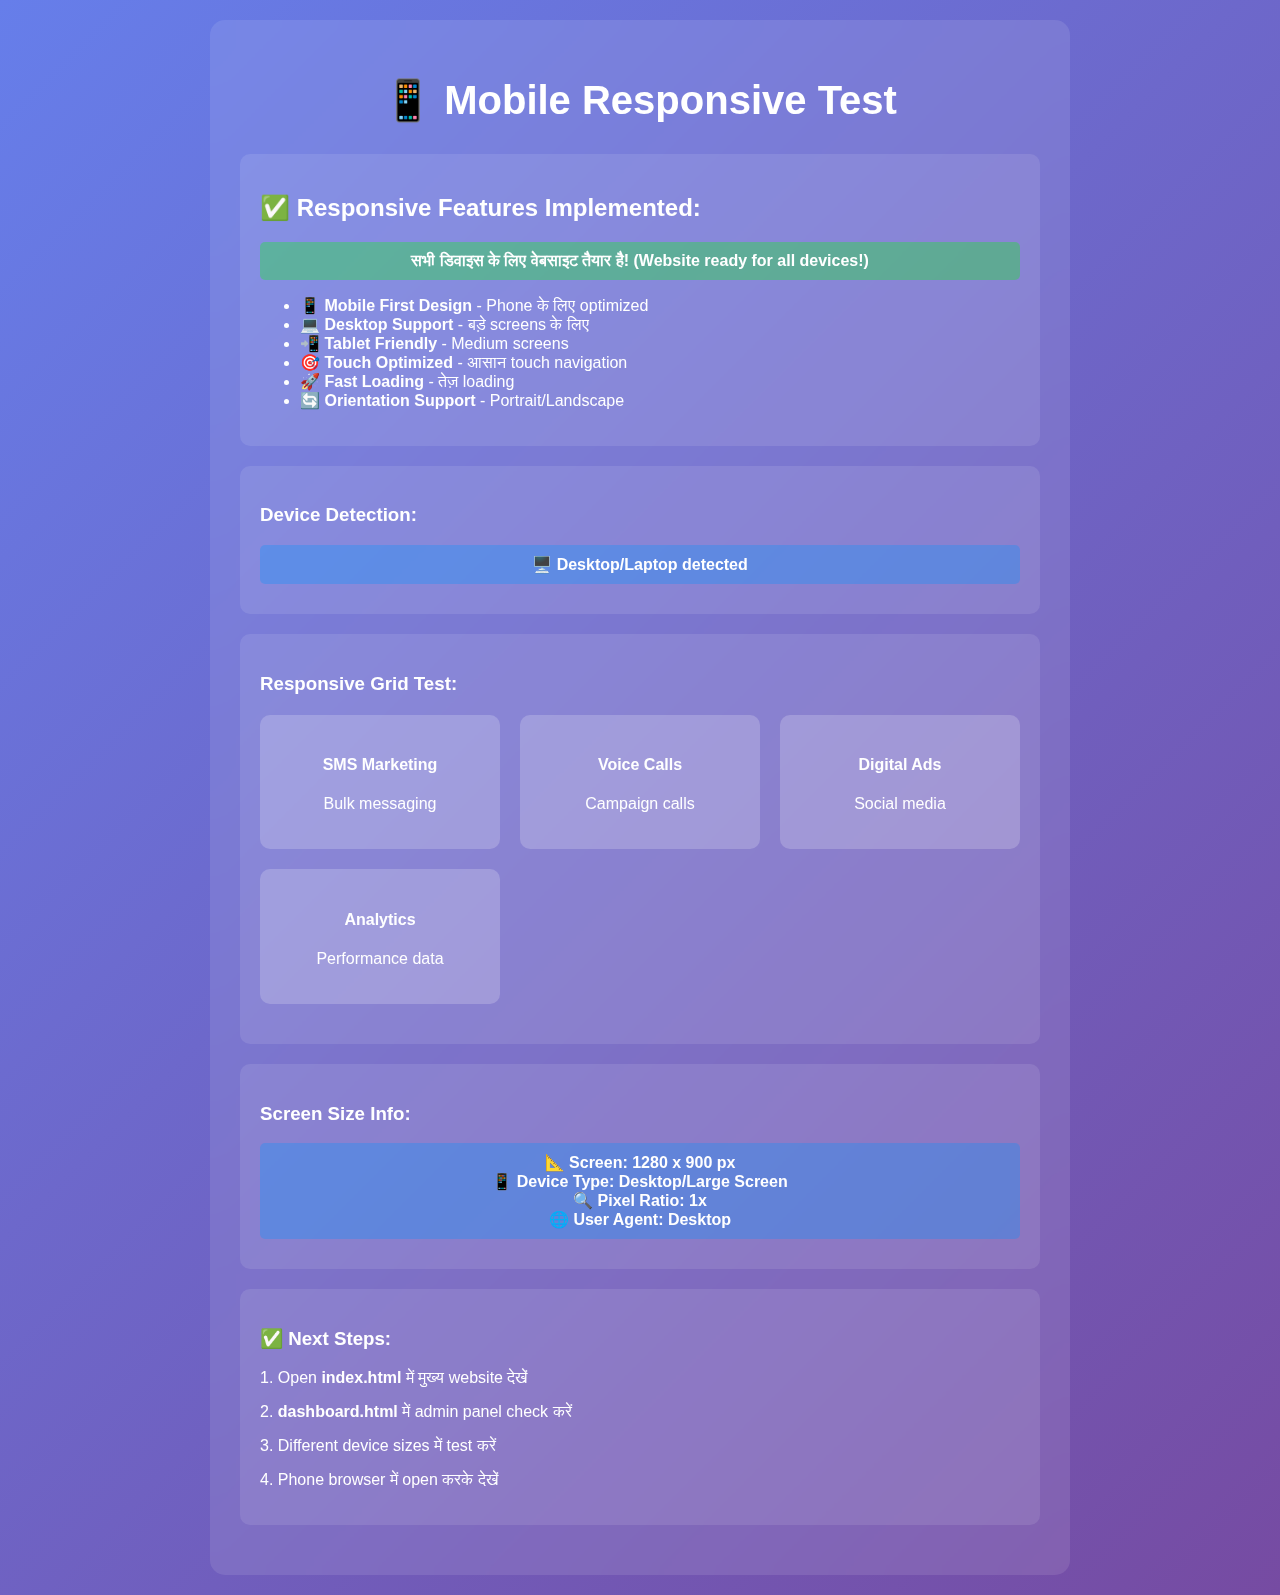
<file: mobile-test.html>
<!DOCTYPE html>
<html lang="hi">
<head>
    <meta charset="UTF-8">
    <meta name="viewport" content="width=device-width, initial-scale=1.0">
    <title>Mobile Responsive Test - VR Digital India</title>
    <style>
        body {
            font-family: Arial, sans-serif;
            margin: 0;
            padding: 20px;
            background: linear-gradient(135deg, #667eea 0%, #764ba2 100%);
            color: white;
            min-height: 100vh;
        }
        .container {
            max-width: 800px;
            margin: 0 auto;
            background: rgba(255,255,255,0.1);
            padding: 30px;
            border-radius: 15px;
            backdrop-filter: blur(10px);
        }
        h1 {
            text-align: center;
            margin-bottom: 30px;
            font-size: 2.5rem;
        }
        .test-section {
            margin: 20px 0;
            padding: 20px;
            background: rgba(255,255,255,0.1);
            border-radius: 10px;
        }
        .responsive-grid {
            display: grid;
            grid-template-columns: repeat(auto-fit, minmax(200px, 1fr));
            gap: 20px;
            margin: 20px 0;
        }
        .card {
            background: rgba(255,255,255,0.2);
            padding: 20px;
            border-radius: 10px;
            text-align: center;
        }
        .mobile-only {
            display: none;
        }
        .desktop-only {
            display: block;
        }
        
        @media (max-width: 768px) {
            h1 {
                font-size: 2rem;
            }
            .container {
                padding: 20px;
            }
            .mobile-only {
                display: block;
            }
            .desktop-only {
                display: none;
            }
            .responsive-grid {
                grid-template-columns: 1fr;
                gap: 15px;
            }
        }
        
        @media (max-width: 480px) {
            h1 {
                font-size: 1.5rem;
            }
            .container {
                padding: 15px;
            }
            .test-section {
                padding: 15px;
            }
        }
        
        .status {
            padding: 10px;
            margin: 10px 0;
            border-radius: 5px;
            text-align: center;
            font-weight: bold;
        }
        .success {
            background: rgba(0,255,0,0.3);
        }
        .info {
            background: rgba(0,150,255,0.3);
        }
    </style>
</head>
<body>
    <div class="container">
        <h1>📱 Mobile Responsive Test</h1>
        
        <div class="test-section">
            <h2>✅ Responsive Features Implemented:</h2>
            <div class="status success">
                सभी डिवाइस के लिए वेबसाइट तैयार है! (Website ready for all devices!)
            </div>
            
            <ul>
                <li>📱 <strong>Mobile First Design</strong> - Phone के लिए optimized</li>
                <li>💻 <strong>Desktop Support</strong> - बड़े screens के लिए</li>
                <li>📲 <strong>Tablet Friendly</strong> - Medium screens</li>
                <li>🎯 <strong>Touch Optimized</strong> - आसान touch navigation</li>
                <li>🚀 <strong>Fast Loading</strong> - तेज़ loading</li>
                <li>🔄 <strong>Orientation Support</strong> - Portrait/Landscape</li>
            </ul>
        </div>
        
        <div class="test-section">
            <h3>Device Detection:</h3>
            <div class="desktop-only">
                <div class="status info">🖥️ Desktop/Laptop detected</div>
            </div>
            <div class="mobile-only">
                <div class="status info">📱 Mobile/Tablet detected</div>
            </div>
        </div>
        
        <div class="test-section">
            <h3>Responsive Grid Test:</h3>
            <div class="responsive-grid">
                <div class="card">
                    <h4>SMS Marketing</h4>
                    <p>Bulk messaging</p>
                </div>
                <div class="card">
                    <h4>Voice Calls</h4>
                    <p>Campaign calls</p>
                </div>
                <div class="card">
                    <h4>Digital Ads</h4>
                    <p>Social media</p>
                </div>
                <div class="card">
                    <h4>Analytics</h4>
                    <p>Performance data</p>
                </div>
            </div>
        </div>
        
        <div class="test-section">
            <h3>Screen Size Info:</h3>
            <div class="status info" id="screenInfo">
                Loading screen information...
            </div>
        </div>
        
        <div class="test-section">
            <h3>✅ Next Steps:</h3>
            <p>1. Open <strong>index.html</strong> में मुख्य website देखें</p>
            <p>2. <strong>dashboard.html</strong> में admin panel check करें</p>
            <p>3. Different device sizes में test करें</p>
            <p>4. Phone browser में open करके देखें</p>
        </div>
    </div>
    
    <script>
        function updateScreenInfo() {
            const width = window.innerWidth;
            const height = window.innerHeight;
            const ratio = window.devicePixelRatio || 1;
            
            let deviceType = '';
            if (width <= 480) deviceType = 'Small Phone';
            else if (width <= 768) deviceType = 'Phone/Small Tablet';
            else if (width <= 1024) deviceType = 'Tablet/Small Laptop';
            else deviceType = 'Desktop/Large Screen';
            
            document.getElementById('screenInfo').innerHTML = `
                📐 Screen: ${width} x ${height} px<br>
                📱 Device Type: ${deviceType}<br>
                🔍 Pixel Ratio: ${ratio}x<br>
                🌐 User Agent: ${navigator.userAgent.includes('Mobile') ? 'Mobile' : 'Desktop'}
            `;
        }
        
        updateScreenInfo();
        window.addEventListener('resize', updateScreenInfo);
        window.addEventListener('orientationchange', function() {
            setTimeout(updateScreenInfo, 100);
        });
    </script>
</body>
</html>
</file>
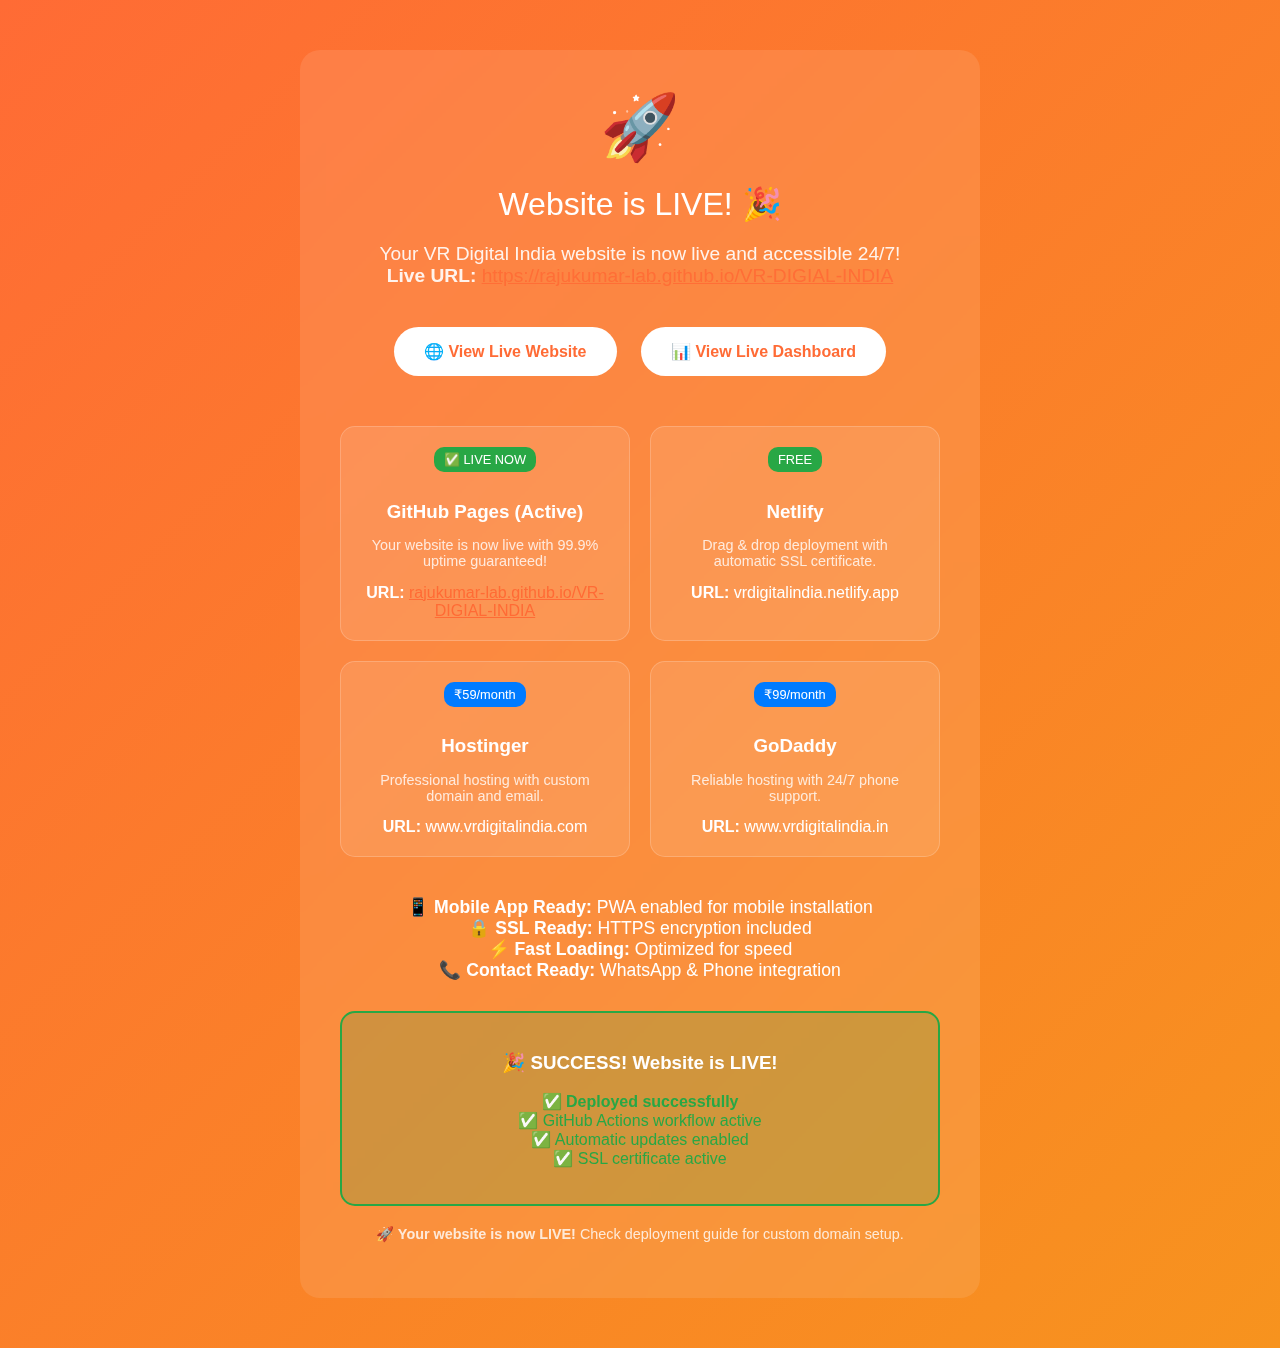
<file: status.html>
<!DOCTYPE html>
<html lang="en">
<head>
    <meta charset="UTF-8">
    <meta name="viewport" content="width=device-width, initial-scale=1.0">
    <title>VR Digital India - Live Status</title>
    <style>
        body {
            font-family: 'Arial', sans-serif;
            background: linear-gradient(135deg, #ff6b35, #f7931e);
            color: white;
            text-align: center;
            padding: 50px 20px;
            margin: 0;
        }
        .status-container {
            max-width: 600px;
            margin: 0 auto;
            background: rgba(255,255,255,0.1);
            padding: 40px;
            border-radius: 20px;
            backdrop-filter: blur(10px);
        }
        .status-icon {
            font-size: 4rem;
            margin-bottom: 20px;
        }
        .status-text {
            font-size: 2rem;
            margin-bottom: 20px;
        }
        .status-details {
            font-size: 1.2rem;
            margin-bottom: 30px;
            opacity: 0.9;
        }
        .btn {
            display: inline-block;
            padding: 15px 30px;
            background: white;
            color: #ff6b35;
            text-decoration: none;
            border-radius: 25px;
            font-weight: bold;
            margin: 10px;
            transition: transform 0.3s;
        }
        .btn:hover {
            transform: translateY(-3px);
        }
        .deployment-options {
            display: grid;
            grid-template-columns: repeat(auto-fit, minmax(250px, 1fr));
            gap: 20px;
            margin-top: 40px;
        }
        .option-card {
            background: rgba(255,255,255,0.1);
            padding: 20px;
            border-radius: 15px;
            border: 1px solid rgba(255,255,255,0.2);
        }
        .option-card h3 {
            color: #fff;
            margin-bottom: 10px;
        }
        .option-card p {
            font-size: 0.9rem;
            opacity: 0.8;
        }
        .free-badge {
            background: #28a745;
            color: white;
            padding: 5px 10px;
            border-radius: 10px;
            font-size: 0.8rem;
            display: inline-block;
            margin-bottom: 10px;
        }
        .paid-badge {
            background: #007bff;
            color: white;
            padding: 5px 10px;
            border-radius: 10px;
            font-size: 0.8rem;
            display: inline-block;
            margin-bottom: 10px;
        }
    </style>
</head>
<body>
    <div class="status-container">
        <div class="status-icon">🚀</div>
        <div class="status-text">Website is LIVE! 🎉</div>
        <div class="status-details">
            Your VR Digital India website is now live and accessible 24/7!<br>
            <strong>Live URL:</strong> <a href="https://rajukumar-lab.github.io/VR-DIGIAL-INDIA" target="_blank" style="color: #ff6b35;">https://rajukumar-lab.github.io/VR-DIGIAL-INDIA</a>
        </div>
        
        <a href="https://rajukumar-lab.github.io/VR-DIGIAL-INDIA" class="btn" target="_blank">🌐 View Live Website</a>
        <a href="https://rajukumar-lab.github.io/VR-DIGIAL-INDIA/dashboard.html" class="btn" target="_blank">📊 View Live Dashboard</a>
        
        <div class="deployment-options">
            <div class="option-card">
                <span class="free-badge">✅ LIVE NOW</span>
                <h3>GitHub Pages (Active)</h3>
                <p>Your website is now live with 99.9% uptime guaranteed!</p>
                <strong>URL:</strong> <a href="https://rajukumar-lab.github.io/VR-DIGIAL-INDIA" target="_blank" style="color: #ff6b35;">rajukumar-lab.github.io/VR-DIGIAL-INDIA</a>
            </div>
            
            <div class="option-card">
                <span class="free-badge">FREE</span>
                <h3>Netlify</h3>
                <p>Drag & drop deployment with automatic SSL certificate.</p>
                <strong>URL:</strong> vrdigitalindia.netlify.app
            </div>
            
            <div class="option-card">
                <span class="paid-badge">₹59/month</span>
                <h3>Hostinger</h3>
                <p>Professional hosting with custom domain and email.</p>
                <strong>URL:</strong> www.vrdigitalindia.com
            </div>
            
            <div class="option-card">
                <span class="paid-badge">₹99/month</span>
                <h3>GoDaddy</h3>
                <p>Reliable hosting with 24/7 phone support.</p>
                <strong>URL:</strong> www.vrdigitalindia.in
            </div>
        </div>
        
        <div style="margin-top: 40px; font-size: 1.1rem;">
            <strong>📱 Mobile App Ready:</strong> PWA enabled for mobile installation<br>
            <strong>🔒 SSL Ready:</strong> HTTPS encryption included<br>
            <strong>⚡ Fast Loading:</strong> Optimized for speed<br>
            <strong>📞 Contact Ready:</strong> WhatsApp & Phone integration
        </div>
        
        <div style="margin-top: 30px; padding: 20px; background: rgba(40, 167, 69, 0.2); border-radius: 15px; border: 2px solid #28a745;">
            <h3>🎉 SUCCESS! Website is LIVE!</h3>
            <p style="color: #28a745;"><strong>✅ Deployed successfully</strong><br>
            ✅ GitHub Actions workflow active<br>
            ✅ Automatic updates enabled<br>
            ✅ SSL certificate active</p>
        </div>
        
        <div style="margin-top: 20px; font-size: 0.9rem; opacity: 0.8;">
            <p><strong>🚀 Your website is now LIVE!</strong> Check deployment guide for custom domain setup.</p>
        </div>
    </div>
    
    <script>
        // Auto-refresh status every 30 seconds
        setTimeout(() => {
            location.reload();
        }, 30000);
        
        // Show current time
        setInterval(() => {
            const now = new Date();
            document.title = `VR Digital India - Live Status (${now.toLocaleTimeString()})`;
        }, 1000);
    </script>
</body>
</html>
</file>
<file: css/style.css>
/* Reset and Base Styles */
* {
    margin: 0;
    padding: 0;
    box-sizing: border-box;
}

html {
    scroll-behavior: smooth;
    /* Improve text rendering on mobile */
    -webkit-text-size-adjust: 100%;
    -ms-text-size-adjust: 100%;
}

body {
    font-family: 'Poppins', sans-serif;
    line-height: 1.6;
    color: #333;
    overflow-x: hidden;
    /* Improve touch scrolling on iOS */
    -webkit-overflow-scrolling: touch;
}

.container {
    max-width: 1200px;
    margin: 0 auto;
    padding: 0 20px;
}

/* Touch-friendly improvements */
@media (hover: none) and (pointer: coarse) {
    /* This targets touch devices */
    .btn, .nav-link, .hamburger {
        min-height: 44px;
        padding: 12px 16px;
    }
    
    /* Remove hover effects on touch devices */
    .btn:hover, .nav-link:hover {
        transform: none;
    }
}

/* Header Styles */
.header {
    background: rgba(255, 255, 255, 0.95);
    backdrop-filter: blur(10px);
    position: fixed;
    top: 0;
    left: 0;
    right: 0;
    z-index: 1000;
    box-shadow: 0 2px 20px rgba(0, 0, 0, 0.1);
}

.navbar {
    padding: 1rem 0;
}

.navbar .container {
    display: flex;
    justify-content: space-between;
    align-items: center;
}

.nav-brand h2 {
    color: #ff6b35;
    font-weight: 700;
}

.nav-brand i {
    margin-right: 8px;
}

.nav-menu {
    display: flex;
    align-items: center;
    gap: 2rem;
}

.nav-link {
    text-decoration: none;
    color: #333;
    font-weight: 500;
    transition: color 0.3s ease;
    position: relative;
}

.nav-link:hover {
    color: #ff6b35;
}

.nav-link::after {
    content: '';
    position: absolute;
    bottom: -5px;
    left: 0;
    width: 0;
    height: 2px;
    background: #ff6b35;
    transition: width 0.3s ease;
}

.nav-link:hover::after {
    width: 100%;
}

.btn-whatsapp.nav-link {
    background: #25D366;
    color: white !important;
    padding: 0.5rem 1rem;
    border-radius: 25px;
    border: none;
    margin-left: 10px;
}

.btn-whatsapp.nav-link:hover {
    background: #128C7E;
}

.btn-phone.nav-link {
    background: #007bff;
    color: white !important;
    padding: 0.5rem 1rem;
    border-radius: 25px;
    border: none;
    margin-left: 10px;
}

.btn-phone.nav-link:hover {
    background: #0056b3;
}

.btn-whatsapp.nav-link::after,
.btn-phone.nav-link::after {
    display: none;
}

.hamburger {
    display: none;
    flex-direction: column;
    cursor: pointer;
    padding: 5px;
    z-index: 1001;
}

.hamburger span {
    width: 25px;
    height: 3px;
    background: #333;
    margin: 3px 0;
    transition: 0.3s;
    border-radius: 2px;
}

.hamburger.active span:nth-child(1) {
    transform: rotate(-45deg) translate(-5px, 6px);
}

.hamburger.active span:nth-child(2) {
    opacity: 0;
}

.hamburger.active span:nth-child(3) {
    transform: rotate(45deg) translate(-5px, -6px);
}

/* Hero Section */
.hero {
    background: linear-gradient(135deg, #667eea 0%, #764ba2 100%);
    color: white;
    padding: 120px 0 80px;
    min-height: 100vh;
    display: flex;
    align-items: center;
    position: relative;
    overflow: hidden;
}

.hero::before {
    content: '';
    position: absolute;
    top: 0;
    left: 0;
    right: 0;
    bottom: 0;
    background: url('data:image/svg+xml,<svg xmlns="http://www.w3.org/2000/svg" viewBox="0 0 1000 100" fill="%23ffffff" opacity="0.1"><polygon points="1000,100 1000,0 0,100"/></svg>');
    background-size: cover;
}

.hero-content {
    position: relative;
    z-index: 2;
    text-align: center;
    margin-bottom: 3rem;
}

.hero h1 {
    font-size: 3.5rem;
    font-weight: 700;
    margin-bottom: 1rem;
    line-height: 1.2;
}

.highlight {
    color: #ff6b35;
    text-shadow: 2px 2px 4px rgba(0, 0, 0, 0.3);
}

.hero p {
    font-size: 1.2rem;
    margin-bottom: 2rem;
    opacity: 0.9;
    max-width: 600px;
    margin-left: auto;
    margin-right: auto;
}

.hero-buttons {
    display: flex;
    gap: 1rem;
    justify-content: center;
    flex-wrap: wrap;
}

.hero-stats {
    display: flex;
    justify-content: center;
    gap: 3rem;
    position: relative;
    z-index: 2;
}

.stat {
    text-align: center;
    background: rgba(255, 255, 255, 0.1);
    padding: 1.5rem;
    border-radius: 15px;
    backdrop-filter: blur(10px);
    border: 1px solid rgba(255, 255, 255, 0.2);
}

.stat h3 {
    font-size: 2.5rem;
    font-weight: 700;
    color: #ff6b35;
    margin-bottom: 0.5rem;
}

.stat p {
    font-size: 0.9rem;
    opacity: 0.8;
}

/* Button Styles */
.btn {
    display: inline-block;
    padding: 0.75rem 2rem;
    text-decoration: none;
    border-radius: 25px;
    font-weight: 600;
    transition: all 0.3s ease;
    border: none;
    cursor: pointer;
    font-size: 1rem;
    text-align: center;
}

.btn-primary {
    background: linear-gradient(135deg, #ff6b35, #f7931e);
    color: white;
    box-shadow: 0 4px 15px rgba(255, 107, 53, 0.4);
}

.btn-primary:hover {
    transform: translateY(-2px);
    box-shadow: 0 6px 20px rgba(255, 107, 53, 0.6);
}

.btn-secondary {
    background: transparent;
    color: white;
    border: 2px solid white;
}

.btn-secondary:hover {
    background: white;
    color: #333;
}

.btn-outline {
    background: transparent;
    color: #ff6b35;
    border: 2px solid #ff6b35;
}

.btn-outline:hover {
    background: #ff6b35;
    color: white;
}

.btn-lg {
    padding: 1rem 2.5rem;
    font-size: 1.1rem;
}

.btn-full {
    width: 100%;
}

.btn-whatsapp {
    background: #25D366;
    color: white;
    border: 2px solid #25D366;
}

.btn-whatsapp:hover {
    background: #128C7E;
    border-color: #128C7E;
}

.btn-phone {
    background: #007bff;
    color: white;
    border: 2px solid #007bff;
}

.btn-phone:hover {
    background: #0056b3;
    border-color: #0056b3;
}

.contact-buttons {
    display: flex;
    gap: 15px;
    margin-top: 20px;
}

.contact-buttons .btn {
    flex: 1;
    text-align: center;
}

/* Services Section */
.services {
    padding: 100px 0;
    background: #f8f9fa;
}

.section-header {
    text-align: center;
    margin-bottom: 4rem;
}

.section-header h2 {
    font-size: 2.5rem;
    font-weight: 700;
    color: #333;
    margin-bottom: 1rem;
}

.section-header p {
    font-size: 1.1rem;
    color: #666;
    max-width: 600px;
    margin: 0 auto;
}

.services-grid {
    display: grid;
    grid-template-columns: repeat(auto-fit, minmax(280px, 1fr));
    gap: 2rem;
}

.service-card {
    background: white;
    padding: 2rem;
    border-radius: 15px;
    text-align: center;
    box-shadow: 0 5px 30px rgba(0, 0, 0, 0.1);
    transition: all 0.3s ease;
    border: 1px solid #eee;
}

.service-card:hover {
    transform: translateY(-10px);
    box-shadow: 0 15px 40px rgba(0, 0, 0, 0.15);
}

.service-icon {
    width: 80px;
    height: 80px;
    background: linear-gradient(135deg, #ff6b35, #f7931e);
    border-radius: 50%;
    display: flex;
    align-items: center;
    justify-content: center;
    margin: 0 auto 1.5rem;
    color: white;
    font-size: 2rem;
    transition: all 0.3s ease;
}

/* Specific service icon colors */
.service-card:nth-child(1) .service-icon { 
    background: linear-gradient(135deg, #007bff, #0056b3); 
} /* SMS - Blue */

.service-card:nth-child(2) .service-icon { 
    background: linear-gradient(135deg, #28a745, #1e7e34); 
} /* Voice - Green */

.service-card:nth-child(3) .service-icon { 
    background: linear-gradient(135deg, #dc3545, #c82333); 
} /* Digital Ads - Red */

.service-card:nth-child(4) .service-icon { 
    background: linear-gradient(135deg, #17a2b8, #138496); 
} /* Analytics - Cyan */

.service-card:nth-child(5) .service-icon { 
    background: linear-gradient(135deg, #e83e8c, #d91a72); 
} /* Video - Pink */

.service-card:nth-child(6) .service-icon { 
    background: linear-gradient(135deg, #fd7e14, #e55a00); 
} /* Graphics - Orange */

.service-card:nth-child(7) .service-icon { 
    background: linear-gradient(135deg, #6610f2, #520dc2); 
} /* Content - Purple */

.service-card:nth-child(8) .service-icon { 
    background: linear-gradient(135deg, #20c997, #17a085); 
} /* Social Media - Teal */

.service-card:nth-child(9) .service-icon { 
    background: linear-gradient(135deg, #6f42c1, #59359a); 
} /* Mobile App - Indigo */

.service-card:hover .service-icon {
    transform: scale(1.1);
    box-shadow: 0 10px 30px rgba(0, 0, 0, 0.2);
}

.service-card h3 {
    font-size: 1.5rem;
    font-weight: 600;
    color: #333;
    margin-bottom: 1rem;
}

.service-card p {
    color: #666;
    margin-bottom: 1.5rem;
    line-height: 1.6;
}

.service-card ul {
    list-style: none;
    text-align: left;
    margin-bottom: 2rem;
}

.service-card ul li {
    padding: 0.5rem 0;
    color: #555;
    font-size: 0.9rem;
}

.service-card ul li::before {
    content: '✓';
    color: #28a745;
    font-weight: bold;
    margin-right: 0.5rem;
}

.service-buttons {
    display: flex;
    gap: 10px;
    justify-content: center;
}

.service-buttons .btn-service {
    flex: 1;
    max-width: 120px;
    font-size: 0.85rem;
    padding: 0.6rem 0.8rem;
}

.service-buttons .btn-whatsapp {
    background: #25D366;
    color: white;
    border: 1px solid #25D366;
}

.service-buttons .btn-whatsapp:hover {
    background: #128C7E;
    border-color: #128C7E;
}

.service-buttons .btn-phone {
    background: #007bff;
    color: white;
    border: 1px solid #007bff;
}

.service-buttons .btn-phone:hover {
    background: #0056b3;
    border-color: #0056b3;
}

.btn-service {
    display: inline-block;
    padding: 0.75rem 2rem;
    background: linear-gradient(135deg, #ff6b35, #f7931e);
    color: white;
    text-decoration: none;
    border-radius: 25px;
    font-weight: 600;
    transition: all 0.3s ease;
}

.btn-service:hover {
    transform: translateY(-2px);
    box-shadow: 0 5px 15px rgba(255, 107, 53, 0.4);
}

/* Features Section */
.features {
    padding: 100px 0;
    background: linear-gradient(135deg, #667eea 0%, #764ba2 100%);
    color: white;
}

.features .section-header h2,
.features .section-header p {
    color: white;
}

.features-grid {
    display: grid;
    grid-template-columns: repeat(auto-fit, minmax(300px, 1fr));
    gap: 2rem;
}

.feature-item {
    background: rgba(255, 255, 255, 0.1);
    padding: 2rem;
    border-radius: 15px;
    text-align: center;
    backdrop-filter: blur(10px);
    border: 1px solid rgba(255, 255, 255, 0.2);
    transition: all 0.3s ease;
}

.feature-item:hover {
    transform: translateY(-5px);
    background: rgba(255, 255, 255, 0.15);
}

.feature-item i {
    font-size: 3rem;
    color: #ff6b35;
    margin-bottom: 1rem;
}

.feature-item h3 {
    font-size: 1.3rem;
    font-weight: 600;
    margin-bottom: 1rem;
}

.feature-item p {
    color: rgba(255, 255, 255, 0.8);
    line-height: 1.6;
}

/* Pricing Section */
.pricing {
    padding: 100px 0;
    background: #f8f9fa;
}

.pricing-grid {
    display: grid;
    grid-template-columns: repeat(auto-fit, minmax(300px, 1fr));
    gap: 2rem;
    margin-top: 3rem;
}

.pricing-card {
    background: white;
    padding: 2rem;
    border-radius: 15px;
    text-align: center;
    box-shadow: 0 5px 30px rgba(0, 0, 0, 0.1);
    border: 1px solid #eee;
    position: relative;
    transition: all 0.3s ease;
}

.pricing-card:hover {
    transform: translateY(-10px);
    box-shadow: 0 15px 40px rgba(0, 0, 0, 0.15);
}

.pricing-card.featured {
    border: 2px solid #ff6b35;
    transform: scale(1.05);
}

.badge {
    position: absolute;
    top: -10px;
    left: 50%;
    transform: translateX(-50%);
    background: linear-gradient(135deg, #ff6b35, #f7931e);
    color: white;
    padding: 0.5rem 1rem;
    border-radius: 15px;
    font-size: 0.8rem;
    font-weight: 600;
}

.pricing-card h3 {
    font-size: 1.5rem;
    font-weight: 600;
    color: #333;
    margin-bottom: 1rem;
}

.price {
    font-size: 3rem;
    font-weight: 700;
    color: #ff6b35;
    margin-bottom: 2rem;
}

.price span {
    font-size: 1rem;
    color: #666;
    font-weight: 400;
}

.pricing-card ul {
    list-style: none;
    margin-bottom: 2rem;
}

.pricing-card ul li {
    padding: 0.75rem 0;
    color: #555;
    border-bottom: 1px solid #eee;
}

.pricing-card ul li:last-child {
    border-bottom: none;
}

/* CTA Section */
.cta {
    padding: 100px 0;
    background: linear-gradient(135deg, #ff6b35, #f7931e);
    color: white;
    text-align: center;
}

.cta-content h2 {
    font-size: 2.5rem;
    font-weight: 700;
    margin-bottom: 1rem;
}

.cta-content p {
    font-size: 1.1rem;
    margin-bottom: 2rem;
    opacity: 0.9;
    max-width: 600px;
    margin-left: auto;
    margin-right: auto;
}

.cta-buttons {
    display: flex;
    gap: 1rem;
    justify-content: center;
    flex-wrap: wrap;
}

.cta .btn-primary {
    background: white;
    color: #ff6b35;
}

.cta .btn-primary:hover {
    background: #f8f9fa;
}

.cta .btn-secondary {
    border-color: white;
}

/* Contact Section */
.contact {
    padding: 100px 0;
    background: #f8f9fa;
}

.contact-grid {
    display: grid;
    grid-template-columns: 1fr 1fr;
    gap: 4rem;
    margin-top: 3rem;
}

.contact-info {
    display: flex;
    flex-direction: column;
    gap: 2rem;
}

.contact-item {
    display: flex;
    align-items: flex-start;
    gap: 1rem;
    background: white;
    padding: 1.5rem;
    border-radius: 10px;
    box-shadow: 0 2px 10px rgba(0, 0, 0, 0.1);
}

.contact-item i {
    width: 50px;
    height: 50px;
    background: linear-gradient(135deg, #ff6b35, #f7931e);
    color: white;
    border-radius: 50%;
    display: flex;
    align-items: center;
    justify-content: center;
    font-size: 1.2rem;
    flex-shrink: 0;
}

.contact-item h4 {
    font-size: 1.1rem;
    font-weight: 600;
    color: #333;
    margin-bottom: 0.5rem;
}

.contact-item p {
    color: #666;
    line-height: 1.6;
}

.contact-form {
    background: white;
    padding: 2rem;
    border-radius: 15px;
    box-shadow: 0 5px 30px rgba(0, 0, 0, 0.1);
}

.form-group {
    margin-bottom: 1.5rem;
}

.form-group input,
.form-group select,
.form-group textarea {
    width: 100%;
    padding: 1rem;
    border: 1px solid #ddd;
    border-radius: 8px;
    font-size: 1rem;
    transition: border-color 0.3s ease;
}

.form-group input:focus,
.form-group select:focus,
.form-group textarea:focus {
    outline: none;
    border-color: #ff6b35;
    box-shadow: 0 0 0 3px rgba(255, 107, 53, 0.1);
}

.form-group textarea {
    resize: vertical;
    min-height: 120px;
}

/* Footer */
.footer {
    background: #333;
    color: white;
    padding: 60px 0 20px;
}

.footer-content {
    display: grid;
    grid-template-columns: repeat(auto-fit, minmax(250px, 1fr));
    gap: 2rem;
    margin-bottom: 2rem;
}

.footer-section h3 {
    font-size: 1.5rem;
    font-weight: 600;
    margin-bottom: 1rem;
    color: #ff6b35;
}

.footer-section h4 {
    font-size: 1.2rem;
    font-weight: 600;
    margin-bottom: 1rem;
}

.footer-section p {
    color: #ccc;
    line-height: 1.6;
    margin-bottom: 1rem;
}

.footer-section ul {
    list-style: none;
}

.footer-section ul li {
    margin-bottom: 0.5rem;
}

.footer-section ul li a {
    color: #ccc;
    text-decoration: none;
    transition: color 0.3s ease;
}

.footer-section ul li a:hover {
    color: #ff6b35;
}

.social-links {
    display: flex;
    gap: 1rem;
    margin-top: 1rem;
}

.social-links a {
    width: 40px;
    height: 40px;
    background: #555;
    color: white;
    border-radius: 50%;
    display: flex;
    align-items: center;
    justify-content: center;
    transition: all 0.3s ease;
}

.social-links a:hover {
    background: #ff6b35;
    transform: translateY(-2px);
}

.footer-bottom {
    text-align: center;
    padding-top: 2rem;
    border-top: 1px solid #555;
    color: #ccc;
}

/* Modal Styles */
.modal {
    display: none;
    position: fixed;
    z-index: 2000;
    left: 0;
    top: 0;
    width: 100%;
    height: 100%;
    background: rgba(0, 0, 0, 0.5);
    backdrop-filter: blur(5px);
}

.modal-content {
    background: white;
    margin: 10% auto;
    padding: 2rem;
    border-radius: 15px;
    width: 90%;
    max-width: 400px;
    position: relative;
    animation: modalSlideIn 0.3s ease;
}

@keyframes modalSlideIn {
    from {
        opacity: 0;
        transform: translateY(-50px);
    }
    to {
        opacity: 1;
        transform: translateY(0);
    }
}

.close {
    position: absolute;
    top: 1rem;
    right: 1.5rem;
    font-size: 2rem;
    cursor: pointer;
    color: #aaa;
    transition: color 0.3s ease;
}

.close:hover {
    color: #333;
}

.modal h2 {
    text-align: center;
    margin-bottom: 2rem;
    color: #333;
}

.text-center {
    text-align: center;
    margin-top: 1rem;
}

.text-center a {
    color: #ff6b35;
    text-decoration: none;
}

.text-center a:hover {
    text-decoration: underline;
}

/* Responsive Design */
/* Large tablets and small desktops */
@media (max-width: 1024px) {
    .container {
        padding: 0 20px;
    }
    
    .services-grid, .features-grid {
        grid-template-columns: repeat(2, 1fr);
        gap: 1.5rem;
    }
    
    .hero h1 {
        font-size: 3rem;
    }
    
    .section-header h2 {
        font-size: 2.2rem;
    }
}

/* Tablets */
@media (max-width: 768px) {
    .hamburger {
        display: flex;
    }
    
    .nav-menu {
        position: fixed;
        top: 80px;
        left: 0;
        right: 0;
        background: white;
        flex-direction: column;
        padding: 2rem;
        box-shadow: 0 5px 30px rgba(0, 0, 0, 0.1);
        transform: translateY(-100%);
        opacity: 0;
        visibility: hidden;
        transition: all 0.3s ease;
        z-index: 999;
        max-height: calc(100vh - 80px);
        overflow-y: auto;
    }
    
    .nav-menu.active {
        transform: translateY(0);
        opacity: 1;
        visibility: visible;
    }
    
    .nav-link {
        padding: 1rem 0;
        border-bottom: 1px solid #eee;
        text-align: center;
        display: block;
        width: 100%;
    }
    
    .nav-link:last-child {
        border-bottom: none;
    }
    
    .nav-menu .btn-whatsapp,
    .nav-menu .btn-phone {
        margin: 10px auto;
        padding: 0.75rem 1.5rem;
        text-align: center;
        border-radius: 25px;
        display: block;
        width: 100%;
        max-width: 200px;
        border-bottom: none;
    }
    
    .hero {
        padding: 100px 0 60px;
        text-align: center;
    }
    
    .hero h1 {
        font-size: 2.5rem;
        margin-bottom: 1rem;
    }
    
    .hero p {
        font-size: 1.1rem;
        margin-bottom: 2rem;
    }
    
    .hero-stats {
        display: grid;
        grid-template-columns: repeat(2, 1fr);
        gap: 1rem;
        align-items: center;
        margin: 2rem 0;
        max-width: 400px;
        margin-left: auto;
        margin-right: auto;
    }
    
    .stat {
        min-width: 200px;
        padding: 1.5rem;
    }
    
    .hero-buttons {
        flex-direction: column;
        align-items: center;
        gap: 1rem;
    }
    
    .services-grid, .features-grid {
        grid-template-columns: 1fr;
        gap: 2rem;
    }
    
    .pricing-grid {
        grid-template-columns: 1fr;
        gap: 2rem;
    }
    
    .contact-grid {
        grid-template-columns: 1fr;
        gap: 2rem;
    }
    
    .cta-buttons {
        flex-direction: column;
        align-items: center;
        gap: 1rem;
    }
    
    .section-header h2 {
        font-size: 2rem;
    }
    
    .btn {
        padding: 0.75rem 1.5rem;
        font-size: 1rem;
    }
    
    .contact-buttons {
        flex-direction: column;
        gap: 10px;
    }
    
    .service-card, .feature-item, .pricing-card {
        margin-bottom: 1rem;
    }
}

/* Mobile phones */
@media (max-width: 480px) {
    .container {
        padding: 0 15px;
    }
    
    .hero {
        padding: 90px 0 50px;
        min-height: 80vh;
    }
    
    .hero h1 {
        font-size: 2rem;
        line-height: 1.2;
    }
    
    .hero p {
        font-size: 1rem;
    }
    
    .stat {
        padding: 1rem;
        min-width: 150px;
    }
    
    .stat h3 {
        font-size: 1.8rem;
    }
    
    .stat p {
        font-size: 0.9rem;
    }
    
    .services, .features, .pricing, .contact, .cta {
        padding: 50px 0;
    }
    
    .service-card, .pricing-card, .contact-form {
        padding: 1.5rem;
        margin-bottom: 1rem;
    }
    
    .section-header {
        margin-bottom: 2rem;
    }
    
    .section-header h2 {
        font-size: 1.8rem;
        line-height: 1.2;
    }
    
    .section-header p {
        font-size: 0.9rem;
    }
    
    .btn {
        padding: 0.7rem 1.2rem;
        font-size: 0.9rem;
        width: 100%;
        max-width: 250px;
    }
    
    .modal-content {
        margin: 10% auto;
        padding: 1.5rem;
        width: 95%;
        max-width: 400px;
    }
    
    .form-group input,
    .form-group textarea,
    .form-group select {
        font-size: 16px; /* Prevents zoom on iOS */
    }
    
    .navbar {
        padding: 0.75rem 0;
    }
    
    .nav-brand h2 {
        font-size: 1.3rem;
    }
    
    .hamburger {
        padding: 10px;
    }
    
    /* Better touch targets */
    .nav-link,
    .btn,
    .hamburger {
        min-height: 44px;
        display: flex;
        align-items: center;
        justify-content: center;
    }
}

/* Extra small devices */
@media (max-width: 320px) {
    .hero h1 {
        font-size: 1.8rem;
    }
    
    .section-header h2 {
        font-size: 1.6rem;
    }
    
    .service-card, .pricing-card {
        padding: 1rem;
    }
    
    .stat {
        padding: 0.8rem;
        min-width: 120px;
    }
    
    .stat h3 {
        font-size: 1.5rem;
    }
}

/* Loading Animation */
.loading {
    opacity: 0;
    animation: fadeInUp 0.6s ease forwards;
}

@keyframes fadeInUp {
    from {
        opacity: 0;
        transform: translateY(30px);
    }
    to {
        opacity: 1;
        transform: translateY(0);
    }
}

/* Scroll animations */
.fade-in {
    opacity: 0;
    transform: translateY(20px);
    transition: all 0.6s ease;
}

.fade-in.visible {
    opacity: 1;
    transform: translateY(0);
}

/* Custom scrollbar */
::-webkit-scrollbar {
    width: 8px;
}

::-webkit-scrollbar-track {
    background: #f1f1f1;
}

::-webkit-scrollbar-thumb {
    background: linear-gradient(135deg, #ff6b35, #f7931e);
    border-radius: 4px;
}

::-webkit-scrollbar-thumb:hover {
    background: linear-gradient(135deg, #f7931e, #ff6b35);
}

/* Mobile-specific optimizations */
.mobile-device {
    -webkit-text-size-adjust: 100%;
    -webkit-tap-highlight-color: rgba(0,0,0,0);
}

/* Prevent horizontal scroll on mobile */
.mobile-device * {
    max-width: 100%;
}

/* Better touch targets */
@media (max-width: 768px) {
    .btn, .nav-link, .hamburger, .service-card, .pricing-card {
        -webkit-tap-highlight-color: rgba(0,0,0,0);
        cursor: pointer;
    }
    
    /* Improve readability on small screens */
    .hero, .services, .features, .pricing, .contact {
        text-align: center;
    }
    
    /* Better spacing for touch */
    .nav-link {
        padding: 1rem 0;
        margin: 0.25rem 0;
    }
    
    /* Optimize images for mobile */
    img {
        max-width: 100%;
        height: auto;
    }
}

/* iOS specific fixes */
@supports (-webkit-overflow-scrolling: touch) {
    .nav-menu {
        -webkit-overflow-scrolling: touch;
    }
    
    body {
        -webkit-overflow-scrolling: touch;
    }
}

/* Android specific fixes */
@media screen and (-webkit-min-device-pixel-ratio: 0) {
    input[type="text"],
    input[type="email"],
    input[type="tel"],
    textarea {
        font-size: 16px !important;
    }
}

/* Landscape orientation optimizations */
@media screen and (orientation: landscape) and (max-height: 500px) {
    .hero {
        padding: 60px 0 40px;
        min-height: 70vh;
    }
    
    .hero h1 {
        font-size: 2rem;
    }
    
    .hero-stats {
        margin: 1rem 0;
    }
    
    .stat {
        padding: 0.75rem;
    }
}
</file>
